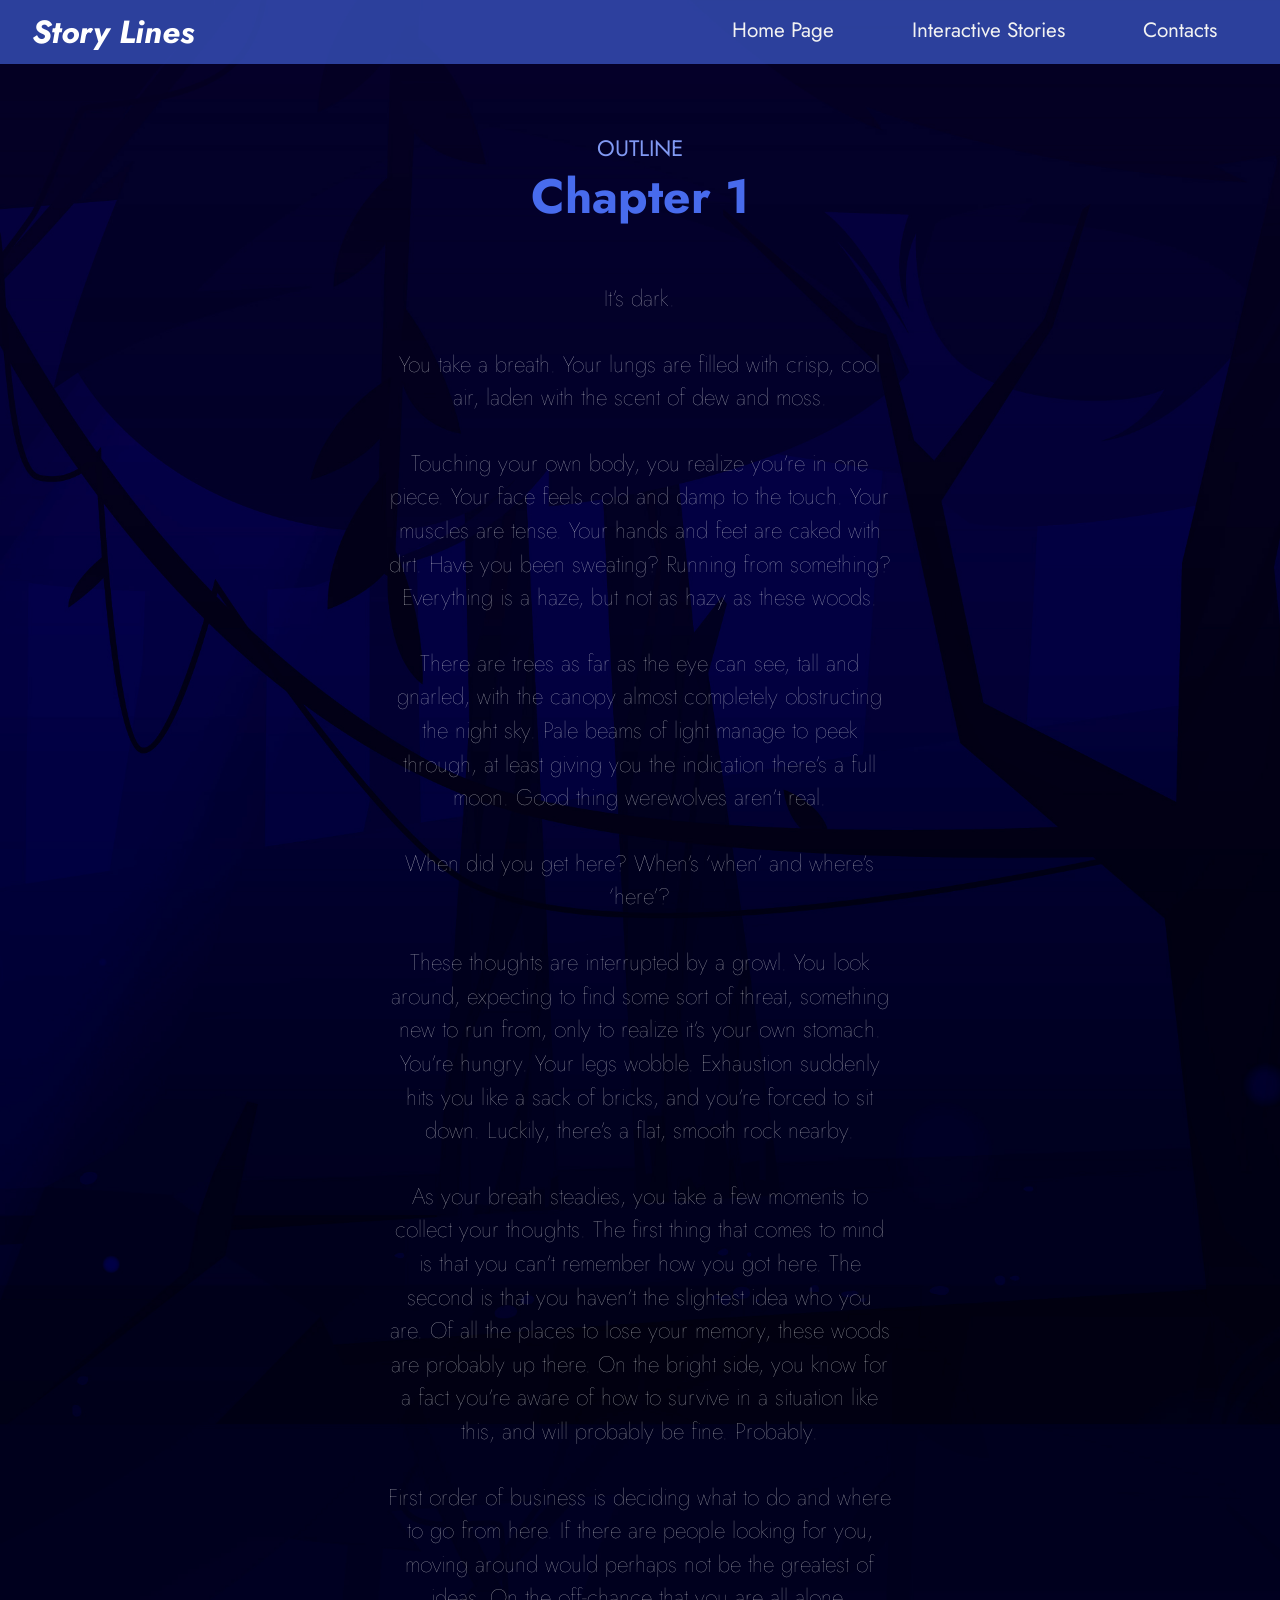
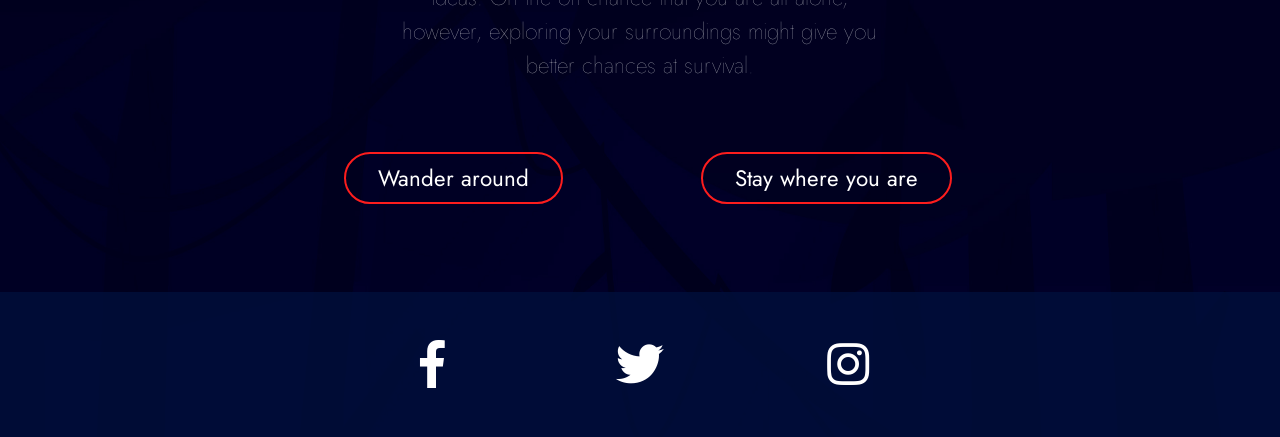
<file: index.html>
<!DOCTYPE html>
<html lang="en">
<head>
    <meta charset="UTF-8">

    <!-- meta tags -->
    <meta charset="UTF-8">
    <meta content="Catarina, João, Miguel" name="author">
    <meta content="Stories, interaction" name="keywords">
    <meta content="Interactive stories" name="description">


    <meta content="width=device-width, initial-scale=1, shrink-to-fit=no" name="viewport">

    <link href="https://fonts.googleapis.com/css2?family=Jost:ital,wght@0,300;0,500;1,600&display=swap" rel="stylesheet">

    <!-- Bootstrap CSS -->
    <link href="css/bootstrap.min.css" rel="stylesheet">

    <!-- Font Awesome -->
    <link href="fontawesome-free/css/all.css" rel="stylesheet">

    <!-- estilos próprios -->
    <link href="css/meus_estilos.css" rel="stylesheet">

    <title> Story Lines </title>
</head>
<body class="bg-darkblue bg-outline-chapter1">
<header>
    <nav>
        <div id="mobile-nav" class="navbar container-fluid bg-nav-mobile navbar-dark display-lg-off fixed-top">
            <a href="index.html"> <p class="mini-logo"> Story Lines </p> </a>
            <button class="navbar-toggler nav-button-mobile" type="button" data-toggle="collapse" data-target="#collapsibleNavbar">
                <span class="fas fa-bars text-white fa-2rem"></span>
            </button>
            <div class="collapse navbar-collapse text-center text-nav-mobile" id="collapsibleNavbar">
                <ul class="navbar-nav">
                    <li class="nav-item">
                        <a class="nav-link text-white pt-4" href="index.html"> <p>Home Page</p> </a>
                    </li>
                    <li class="nav-item">
                        <a class="nav-link text-white " href="interactive_stories.html"> <p>Interactive Stories</p> </a>
                    </li>
                    <li class="nav-item">
                        <a class="nav-link text-white" href="contacts.html"> <p>Contacts</p> </a>
                    </li>
                </ul>
            </div>
        </div>
        <div id="navbar" class="text-nav bg-nav display-xs-off">
            <ul class="nav justify-content-end">
                <a href="index.html"> <p class="mini-lg-logo"> Story Lines </p> </a>
                <li class="nav-item ml-5">
                    <a class="nav-link nav_bord" href="index.html">Home Page</a>
                </li>
                <li class="nav-item ml-5 mr-5">
                    <a class="nav-link nav_bord" href="interactive_stories.html">Interactive Stories</a>
                </li>
                <li class="nav-item pr-5">
                    <a class="nav-link nav_bord" href="contacts.html">Contacts</a>
                </li>
            </ul>
        </div>
    </nav>
</header>
<main class="container-fluid main-flex pt-8rem">
    <section class="row">
        <article class="col-12">
            <section class="row justify-content-center">
                <article class="col-10 col-lg-5 text-center">
                    <h3> Outline </h3>
                    <h1 class="pb-5"> Chapter 1 </h1>
                    <p class="main_text pb-5 pb-lg-3"> It’s dark. </p>
                    <p class="main_text pb-5 pb-lg-3"> You take a breath. Your lungs are filled with crisp, cool air, laden with the scent of dew and moss. </p>
                    <p class="main_text pb-5 pb-lg-3"> Touching your own body, you realize you’re in one piece. Your face feels cold and damp to the touch. Your muscles are tense. Your hands and feet are caked with dirt. Have you been sweating? Running from something? Everything is a haze, but not as hazy as these woods. </p>
                    <p class="main_text pb-5 pb-lg-3"> There are trees as far as the eye can see, tall and gnarled, with the canopy almost completely obstructing the night sky. Pale beams of light manage to peek through, at least giving you the indication there’s a full moon. Good thing werewolves aren’t real. </p>
                    <p class="main_text pb-5 pb-lg-3"> When did you get here? When’s ‘when’ and where’s ‘here’? </p>
                    <p class="main_text pb-5 pb-lg-3"> These thoughts are interrupted by a growl. You look around, expecting to find some sort of threat, something new to run from, only to realize it’s your own stomach. You’re hungry. Your legs wobble. Exhaustion suddenly hits you like a sack of bricks, and you’re forced to sit down. Luckily, there’s a flat, smooth rock nearby. </p>
                    <p class="main_text pb-5 pb-lg-3"> As your breath steadies, you take a few moments to collect your thoughts. The first thing that comes to mind is that you can’t remember how you got here. The second is that you haven’t the slightest idea who you are. Of all the places to lose your memory, these woods are probably up there. On the bright side, you know for a fact you’re aware of how to survive in a situation like this, and will probably be fine. Probably. </p>
                    <p class="main_text pb-5 pb-lg-3"> First order of business is deciding what to do and where to go from here. If there are people looking for you, moving around would perhaps not be the greatest of ideas. On the off-chance that you are all alone, however, exploring your surroundings might give you better chances at survival. </p>
                </article>
            </section>
            <section class="row justify-content-center text-center pb-8rem pb-lg-5 pt-4 pt-lg-5">
                <article class="col-10 col-lg-7">
                    <section class="row story-button">
                        <article class="col-lg-6 pb-5 mb-3 mb-lg-0">
                            <a href="outline_chapter2A.html" class="text-decoration-none"> Wander around </a>
                        </article>
                        <article class="col-lg-6">
                            <a href="outline_chapter2B.html" class="text-decoration-none"> Stay where you are </a>
                        </article>
                    </section>
                </article>
            </section>
        </article>
    </section>
    <footer class="row justify-content-center py-5">
        <article class="col-3 text-center">
            <a href="https://www.facebook.com/" target="_blank"> <span class="fab fa-facebook-f text-white fa-3x"></span> </a>
        </article>
        <article class="col-3 text-center mw-6rem">
            <a href="https://twitter.com/" target="_blank"> <span class="fab fa-twitter text-white fa-3x"></span> </a>
        </article>
        <article class="col-3 text-center">
            <a href="https://www.instagram.com/" target="_blank"> <span class="fab fa-instagram text-white fa-3x"></span> </a>
        </article>
    </footer>
</main>
<!-- jQuery first, then Popper.js, then Bootstrap JS -->

<script src="js/jquery-3.4.1.slim.min.js"></script>
<script src="js/popper.min.js"></script>
<script src="js/bootstrap.min.js"></script>

</body>
</html>
</file>
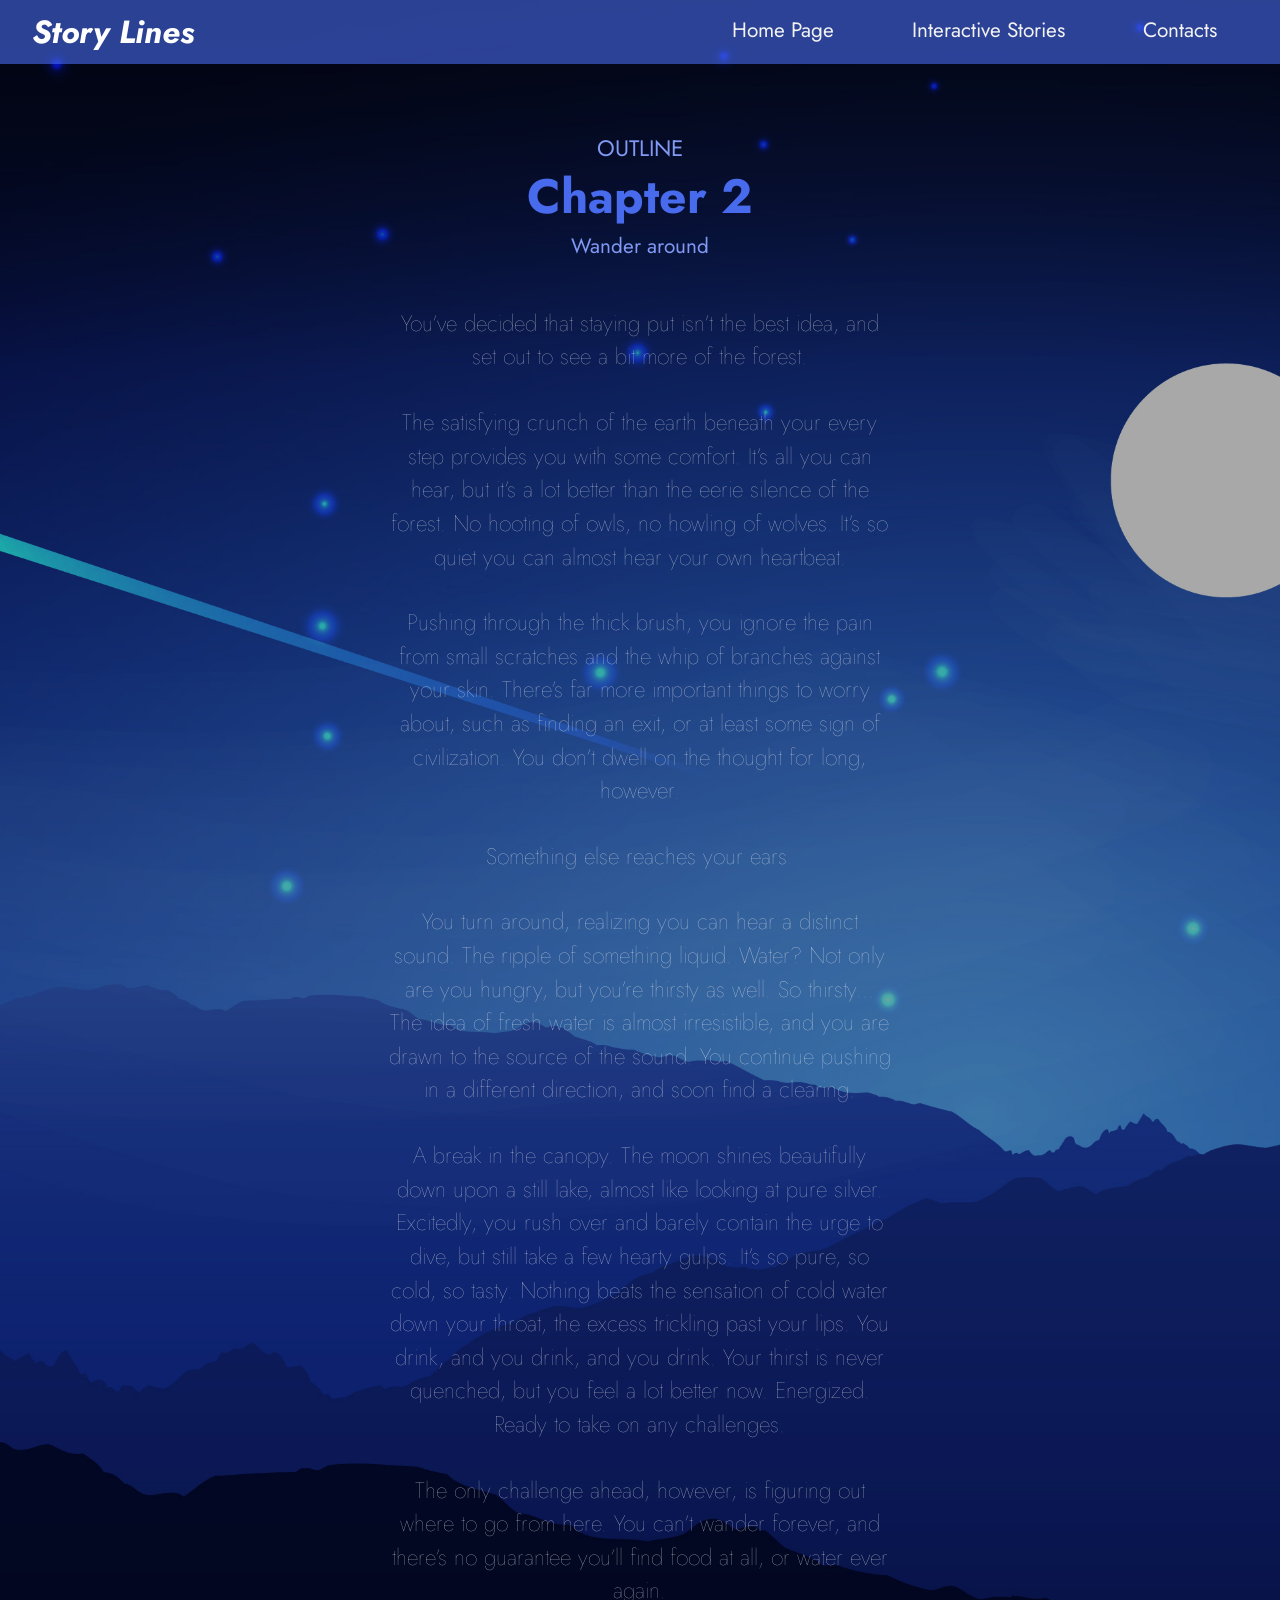
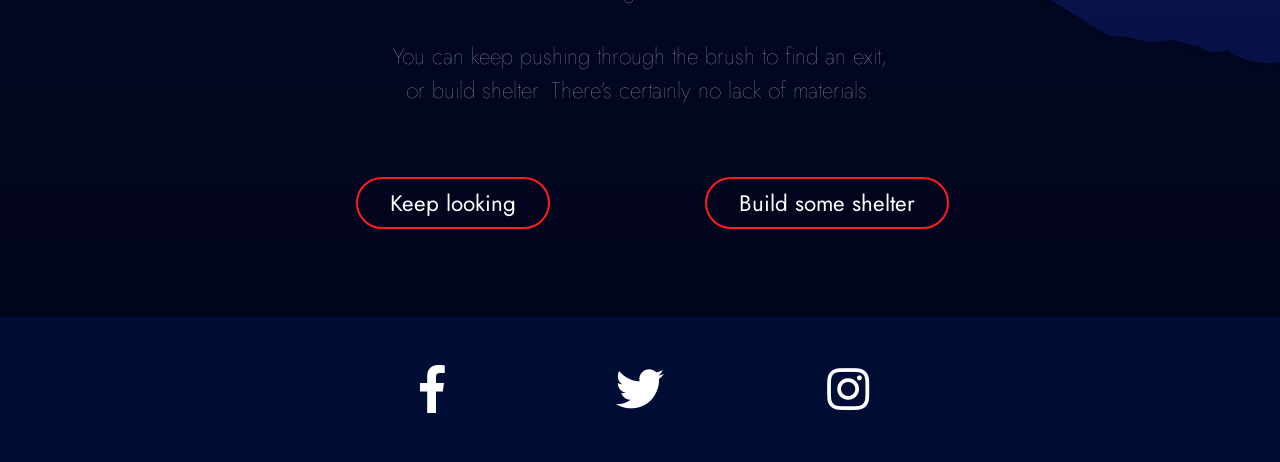
<file: outline_chapter2A.html>
<!DOCTYPE html>
<html lang="en">
<head>
    <meta charset="UTF-8">

    <!-- meta tags -->
    <meta charset="UTF-8">
    <meta content="Catarina, João, Miguel" name="author">
    <meta content="Stories, interaction" name="keywords">
    <meta content="Interactive stories" name="description">


    <meta content="width=device-width, initial-scale=1, shrink-to-fit=no" name="viewport">

    <link href="https://fonts.googleapis.com/css2?family=Jost:ital,wght@0,300;0,500;1,600&display=swap" rel="stylesheet">

    <!-- Bootstrap CSS -->
    <link href="css/bootstrap.min.css" rel="stylesheet">

    <!-- Font Awesome -->
    <link href="fontawesome-free/css/all.css" rel="stylesheet">

    <!-- estilos próprios -->
    <link href="css/meus_estilos.css" rel="stylesheet">

    <title> Story Lines </title>
</head>
<body class="bg-darkblue bg-outline-chapter2a">
<header>
    <nav>
        <div id="mobile-nav" class="navbar container-fluid bg-nav-mobile navbar-dark display-lg-off fixed-top">
            <a href="index.html"> <p class="mini-logo"> Story Lines </p> </a>
            <button class="navbar-toggler nav-button-mobile" type="button" data-toggle="collapse" data-target="#collapsibleNavbar">
                <span class="fas fa-bars text-white fa-2rem"></span>
            </button>
            <div class="collapse navbar-collapse text-center text-nav-mobile" id="collapsibleNavbar">
                <ul class="navbar-nav">
                    <li class="nav-item">
                        <a class="nav-link text-white pt-4" href="index.html"> <p>Home Page</p> </a>
                    </li>
                    <li class="nav-item">
                        <a class="nav-link text-white " href="interactive_stories.html"> <p>Interactive Stories</p> </a>
                    </li>
                    <li class="nav-item">
                        <a class="nav-link text-white" href="contacts.html"> <p>Contacts</p> </a>
                    </li>
                </ul>
            </div>
        </div>
        <div id="navbar" class="text-nav bg-nav display-xs-off">
            <ul class="nav justify-content-end">
                <a href="index.html"> <p class="mini-lg-logo"> Story Lines </p> </a>
                <li class="nav-item ml-5">
                    <a class="nav-link nav_bord" href="index.html">Home Page</a>
                </li>
                <li class="nav-item ml-5 mr-5">
                    <a class="nav-link nav_bord" href="interactive_stories.html">Interactive Stories</a>
                </li>
                <li class="nav-item pr-5">
                    <a class="nav-link nav_bord" href="contacts.html">Contacts</a>
                </li>
            </ul>
        </div>
    </nav>
</header>
<main class="container-fluid main-flex pt-8rem">
    <section class="row">
        <article class="col-12">
            <section class="row justify-content-center">
                <article class="col-10 col-lg-5 text-center">
                    <h3> Outline </h3>
                    <h1> Chapter 2 </h1>
                    <h4 class="pb-5"> Wander around </h4>
                    <p class="main_text pb-5 pb-lg-3"> You’ve decided that staying put isn’t the best idea, and set out to see a bit more of the forest. </p>
                    <p class="main_text pb-5 pb-lg-3"> The satisfying crunch of the earth beneath your every step provides you with some comfort. It’s all you can hear, but it’s a lot better than the eerie silence of the forest. No hooting of owls, no howling of wolves. It’s so quiet you can almost hear your own heartbeat. </p>
                    <p class="main_text pb-5 pb-lg-3"> Pushing through the thick brush, you ignore the pain from small scratches and the whip of branches against your skin. There’s far more important things to worry about, such as finding an exit, or at least some sign of civilization. You don’t dwell on the thought for long, however. </p>
                    <p class="main_text pb-5 pb-lg-3"> Something else reaches your ears. </p>
                    <p class="main_text pb-5 pb-lg-3"> You turn around, realizing you can hear a distinct sound. The ripple of something liquid. Water? Not only are you hungry, but you’re thirsty as well. So thirsty... The idea of fresh water is almost irresistible, and you are drawn to the source of the sound. You continue pushing in a different direction, and soon find a clearing. </p>
                    <p class="main_text pb-5 pb-lg-3"> A break in the canopy. The moon shines beautifully down upon a still lake, almost like looking at pure silver. Excitedly, you rush over and barely contain the urge to dive, but still take a few hearty gulps. It’s so pure, so cold, so tasty. Nothing beats the sensation of cold water down your throat, the excess trickling past your lips. You drink, and you drink, and you drink. Your thirst is never quenched, but you feel a lot better now. Energized. Ready to take on any challenges. </p>
                    <p class="main_text pb-5 pb-lg-3"> The only challenge ahead, however, is figuring out where to go from here. You can’t wander forever, and there’s no guarantee you’ll find food at all, or water ever again. </p>
                    <p class="main_text pb-5 pb-lg-3"> You can keep pushing through the brush to find an exit, or build shelter. There’s certainly no lack of materials. </p>
                </article>
            </section>
            <section class="row justify-content-center text-center pb-8rem pb-lg-5 pt-4 pt-lg-5">
                <article class="col-10 col-lg-7">
                    <section class="row story-button">
                        <article class="col-lg-6 pb-5 mb-3 mb-lg-0">
                            <a href="outline_chapter3A.html" class="text-decoration-none"> Keep looking </a>
                        </article>
                        <article class="col-lg-6">
                            <a href="outline_chapter3B.html" class="text-decoration-none"> Build some shelter </a>
                        </article>
                    </section>
                </article>
            </section>
        </article>
    </section>
    <footer class="row justify-content-center py-5">
        <article class="col-3 text-center">
            <a href="https://www.facebook.com/" target="_blank"> <span class="fab fa-facebook-f text-white fa-3x"></span> </a>
        </article>
        <article class="col-3 text-center mw-6rem">
            <a href="https://twitter.com/" target="_blank"> <span class="fab fa-twitter text-white fa-3x"></span> </a>
        </article>
        <article class="col-3 text-center">
            <a href="https://www.instagram.com/" target="_blank"> <span class="fab fa-instagram text-white fa-3x"></span> </a>
        </article>
    </footer>
</main>
<!-- jQuery first, then Popper.js, then Bootstrap JS -->

<script src="js/jquery-3.4.1.slim.min.js"></script>
<script src="js/popper.min.js"></script>
<script src="js/bootstrap.min.js"></script>

</body>
</html>
</file>
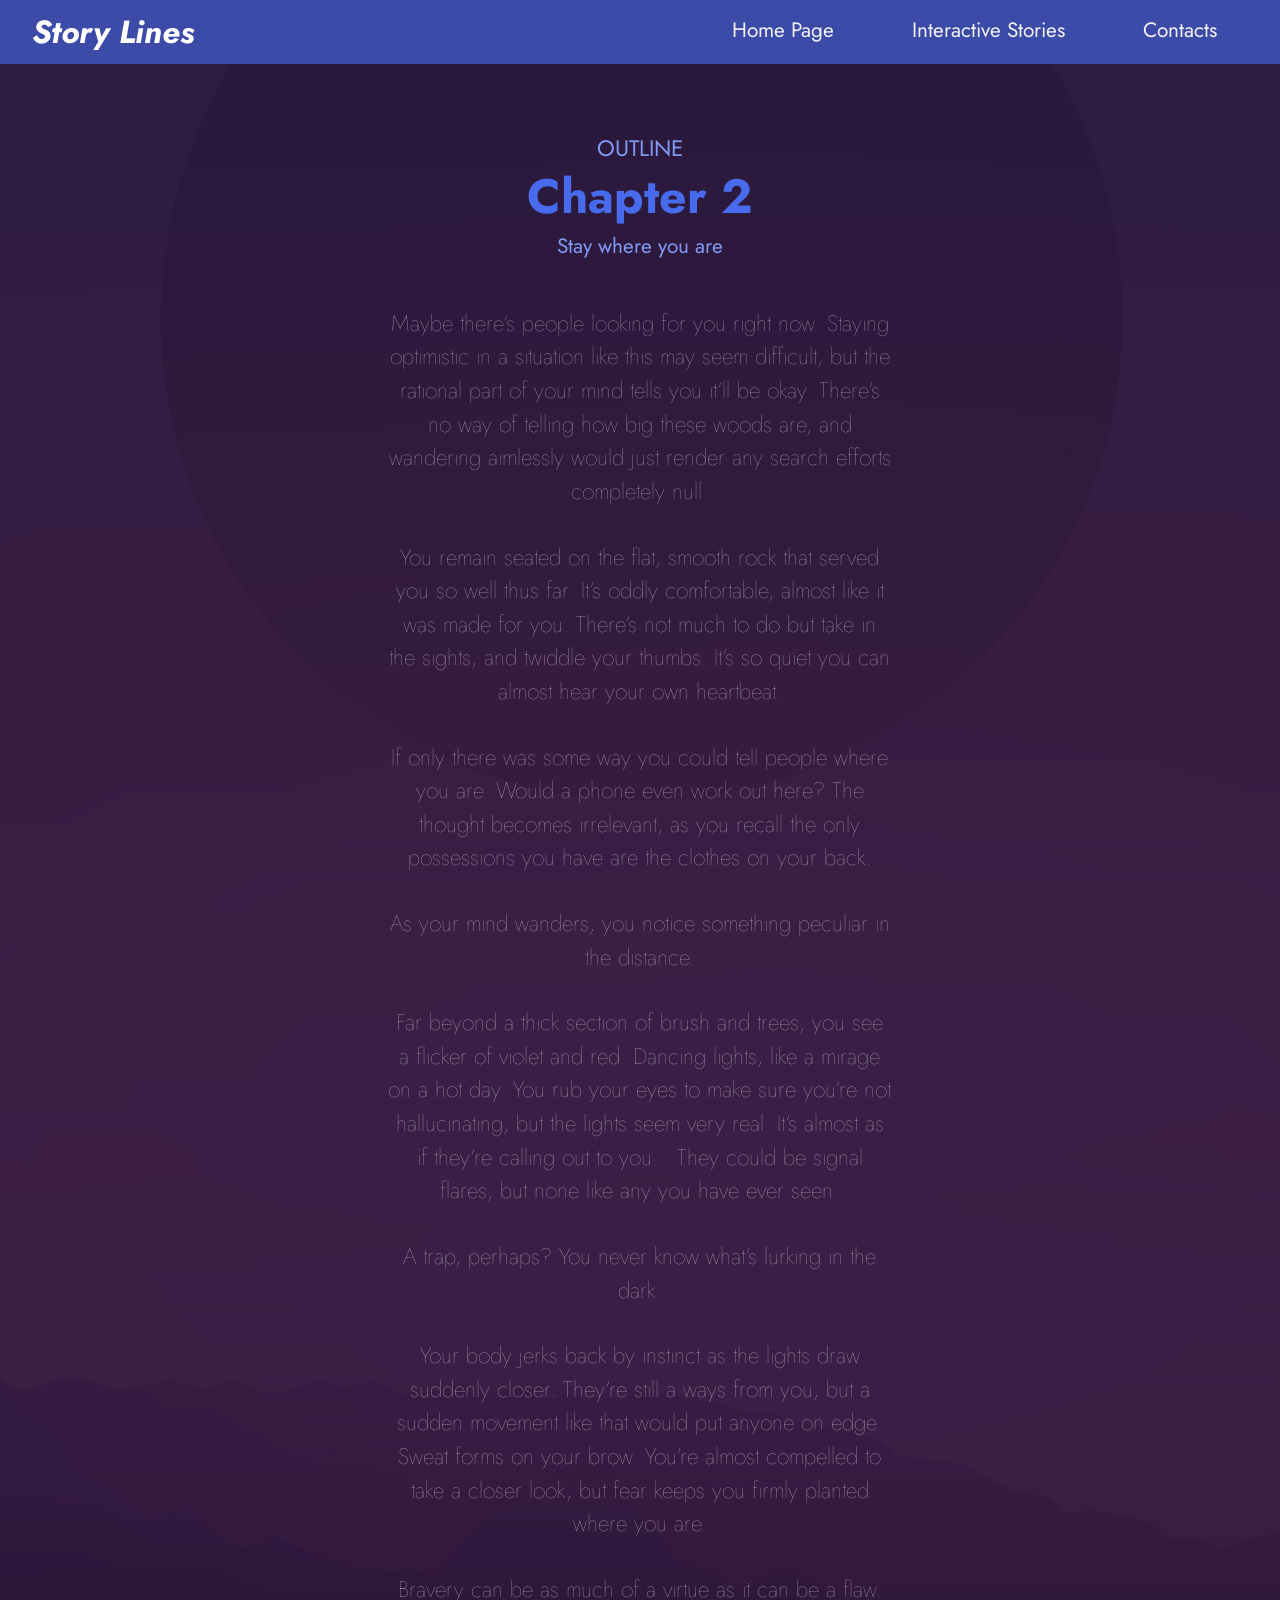
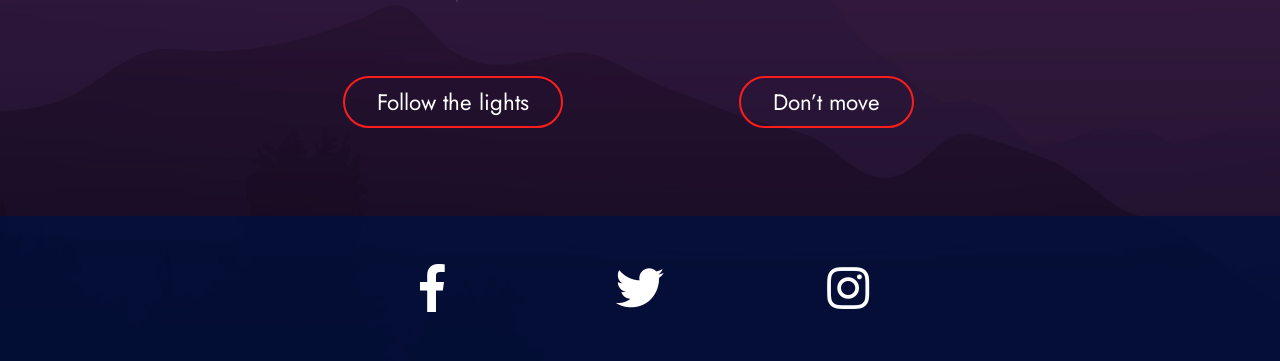
<file: outline_chapter2B.html>
<!DOCTYPE html>
<html lang="en">
<head>
    <meta charset="UTF-8">

    <!-- meta tags -->
    <meta charset="UTF-8">
    <meta content="Catarina, João, Miguel" name="author">
    <meta content="Stories, interaction" name="keywords">
    <meta content="Interactive stories" name="description">


    <meta content="width=device-width, initial-scale=1, shrink-to-fit=no" name="viewport">

    <link href="https://fonts.googleapis.com/css2?family=Jost:ital,wght@0,300;0,500;1,600&display=swap" rel="stylesheet">

    <!-- Bootstrap CSS -->
    <link href="css/bootstrap.min.css" rel="stylesheet">

    <!-- Font Awesome -->
    <link href="fontawesome-free/css/all.css" rel="stylesheet">

    <!-- estilos próprios -->
    <link href="css/meus_estilos.css" rel="stylesheet">

    <title> Story Lines </title>
</head>
<body class="bg-darkblue bg-outline-chapter2b">
<header>
    <nav>
        <div id="mobile-nav" class="navbar container-fluid bg-nav-mobile navbar-dark display-lg-off fixed-top">
            <a href="index.html"> <p class="mini-logo"> Story Lines </p> </a>
            <button class="navbar-toggler nav-button-mobile" type="button" data-toggle="collapse" data-target="#collapsibleNavbar">
                <span class="fas fa-bars text-white fa-2rem"></span>
            </button>
            <div class="collapse navbar-collapse text-center text-nav-mobile" id="collapsibleNavbar">
                <ul class="navbar-nav">
                    <li class="nav-item">
                        <a class="nav-link text-white pt-4" href="index.html"> <p>Home Page</p> </a>
                    </li>
                    <li class="nav-item">
                        <a class="nav-link text-white " href="interactive_stories.html"> <p>Interactive Stories</p> </a>
                    </li>
                    <li class="nav-item">
                        <a class="nav-link text-white" href="contacts.html"> <p>Contacts</p> </a>
                    </li>
                </ul>
            </div>
        </div>
        <div id="navbar" class="text-nav bg-nav display-xs-off">
            <ul class="nav justify-content-end">
                <a href="index.html"> <p class="mini-lg-logo"> Story Lines </p> </a>
                <li class="nav-item ml-5">
                    <a class="nav-link nav_bord" href="index.html">Home Page</a>
                </li>
                <li class="nav-item ml-5 mr-5">
                    <a class="nav-link nav_bord" href="interactive_stories.html">Interactive Stories</a>
                </li>
                <li class="nav-item pr-5">
                    <a class="nav-link nav_bord" href="contacts.html">Contacts</a>
                </li>
            </ul>
        </div>
    </nav>
</header>
<main class="container-fluid main-flex pt-8rem">
    <section class="row">
        <article class="col-12">
            <section class="row justify-content-center">
                <article class="col-10 col-lg-5 text-center">
                    <h3> Outline </h3>
                    <h1> Chapter 2 </h1>
                    <h4 class="pb-5"> Stay where you are </h4>
                    <p class="main_text pb-5 pb-lg-3"> Maybe there’s people looking for you right now. Staying optimistic in a situation like this may seem difficult, but the rational part of your mind tells you it’ll be okay. There’s no way of telling how big these woods are, and wandering aimlessly would just render any search efforts completely null. </p>
                    <p class="main_text pb-5 pb-lg-3"> You remain seated on the flat, smooth rock that served you so well thus far. It’s oddly comfortable, almost like it was made for you. There’s not much to do but take in the sights, and twiddle your thumbs. It’s so quiet you can almost hear your own heartbeat. </p>
                    <p class="main_text pb-5 pb-lg-3"> If only there was some way you could tell people where you are. Would a phone even work out here? The thought becomes irrelevant, as you recall the only possessions you have are the clothes on your back. </p>
                    <p class="main_text pb-5 pb-lg-3"> As your mind wanders, you notice something peculiar in the distance. </p>
                    <p class="main_text pb-5 pb-lg-3"> Far beyond a thick section of brush and trees, you see a flicker of violet and red. Dancing lights, like a mirage on a hot day. You rub your eyes to make sure you’re not hallucinating, but the lights seem very real. It’s almost as if they’re calling out to you... They could be signal flares, but none like any you have ever seen. </p>
                    <p class="main_text pb-5 pb-lg-3"> A trap, perhaps? You never know what’s lurking in the dark. </p>
                    <p class="main_text pb-5 pb-lg-3"> Your body jerks back by instinct as the lights draw suddenly closer. They’re still a ways from you, but a sudden movement like that would put anyone on edge. Sweat forms on your brow. You’re almost compelled to take a closer look, but fear keeps you firmly planted where you are. </p>
                    <p class="main_text pb-5 pb-lg-3"> Bravery can be as much of a virtue as it can be a flaw. </p>
                </article>
            </section>
            <section class="row justify-content-center text-center pb-8rem pb-lg-5 pt-4 pt-lg-5">
                <article class="col-10 col-lg-7">
                    <section class="row story-button">
                        <article class="col-lg-6 pb-5 mb-3 mb-lg-0">
                            <a href="outline_chapter3C.html" class="text-decoration-none"> Follow the lights </a>
                        </article>
                        <article class="col-lg-6">
                            <a href="outline_chapter3D.html" class="text-decoration-none"> Don’t move </a>
                        </article>
                    </section>
                </article>
            </section>
        </article>
    </section>
    <footer class="row justify-content-center py-5">
        <article class="col-3 text-center">
            <a href="https://www.facebook.com/" target="_blank"> <span class="fab fa-facebook-f text-white fa-3x"></span> </a>
        </article>
        <article class="col-3 text-center mw-6rem">
            <a href="https://twitter.com/" target="_blank"> <span class="fab fa-twitter text-white fa-3x"></span> </a>
        </article>
        <article class="col-3 text-center">
            <a href="https://www.instagram.com/" target="_blank"> <span class="fab fa-instagram text-white fa-3x"></span> </a>
        </article>
    </footer>
</main>
<!-- jQuery first, then Popper.js, then Bootstrap JS -->

<script src="js/jquery-3.4.1.slim.min.js"></script>
<script src="js/popper.min.js"></script>
<script src="js/bootstrap.min.js"></script>

</body>
</html>
</file>
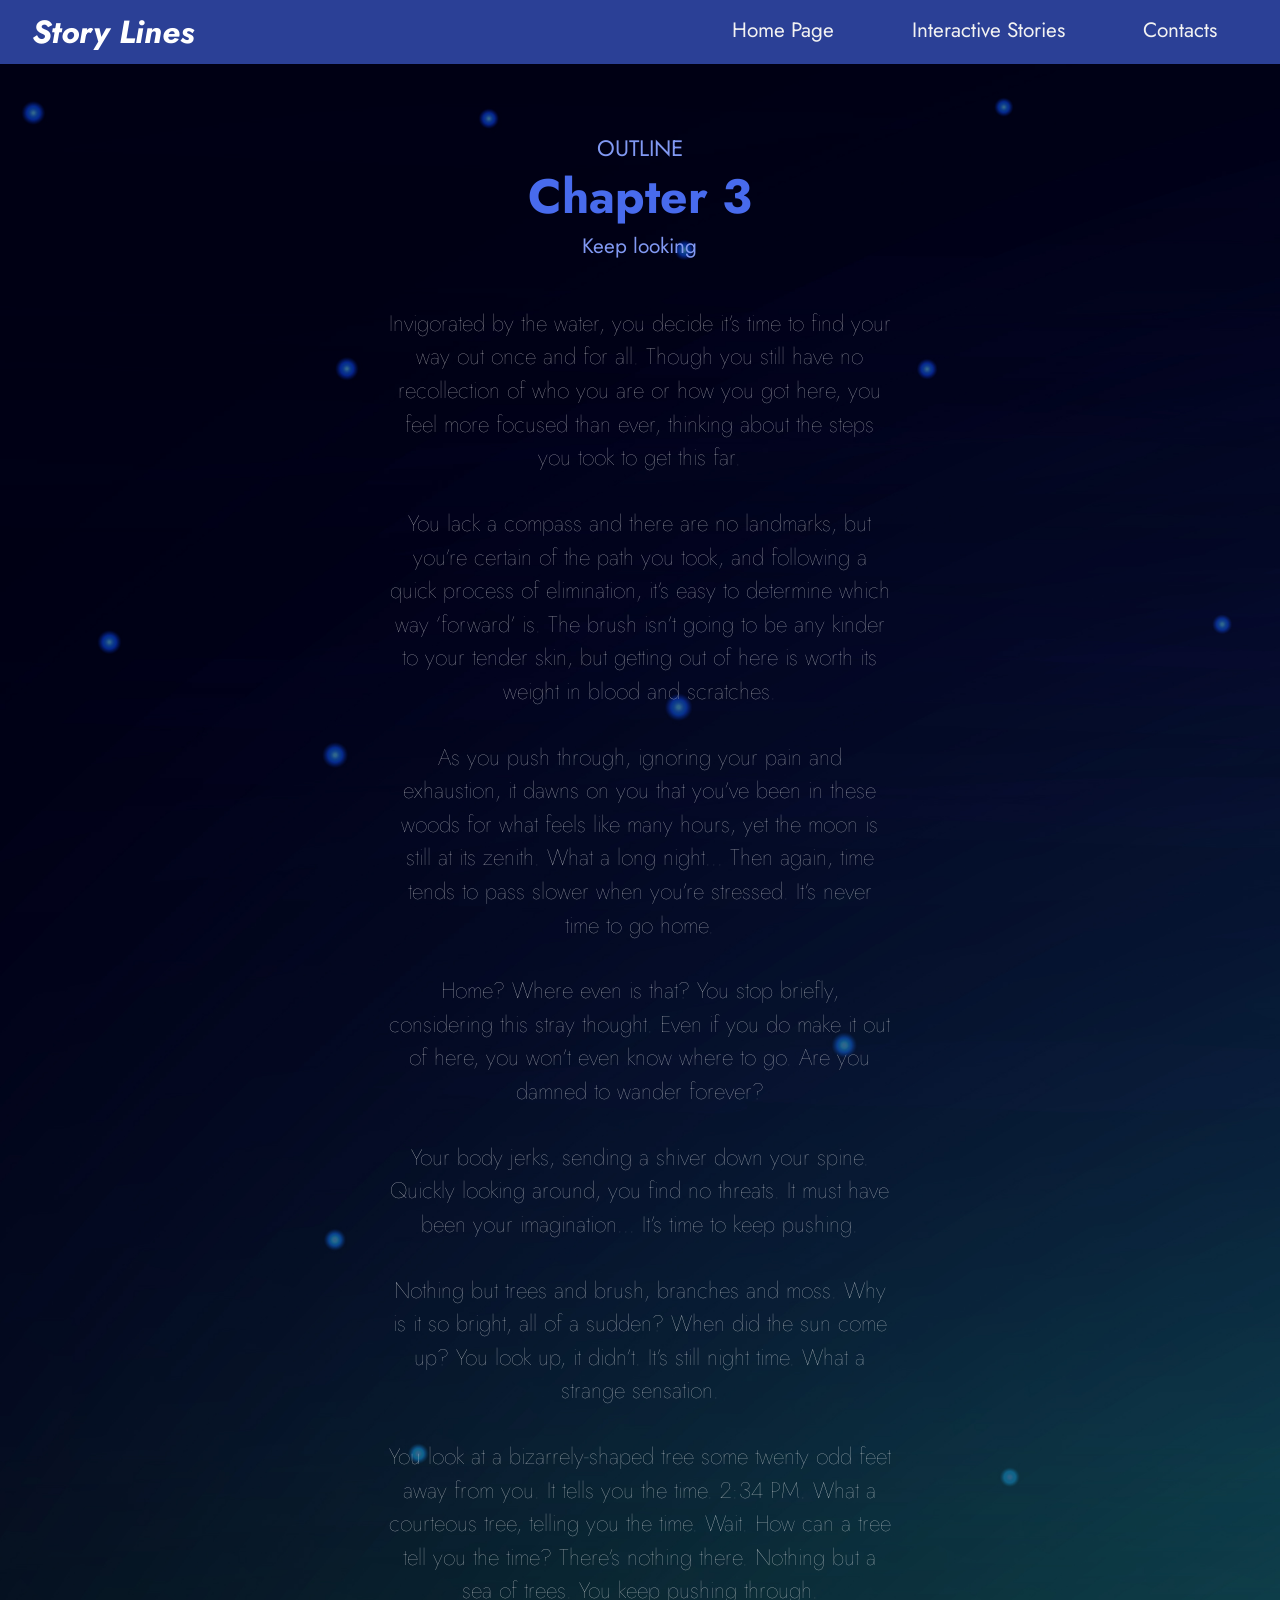
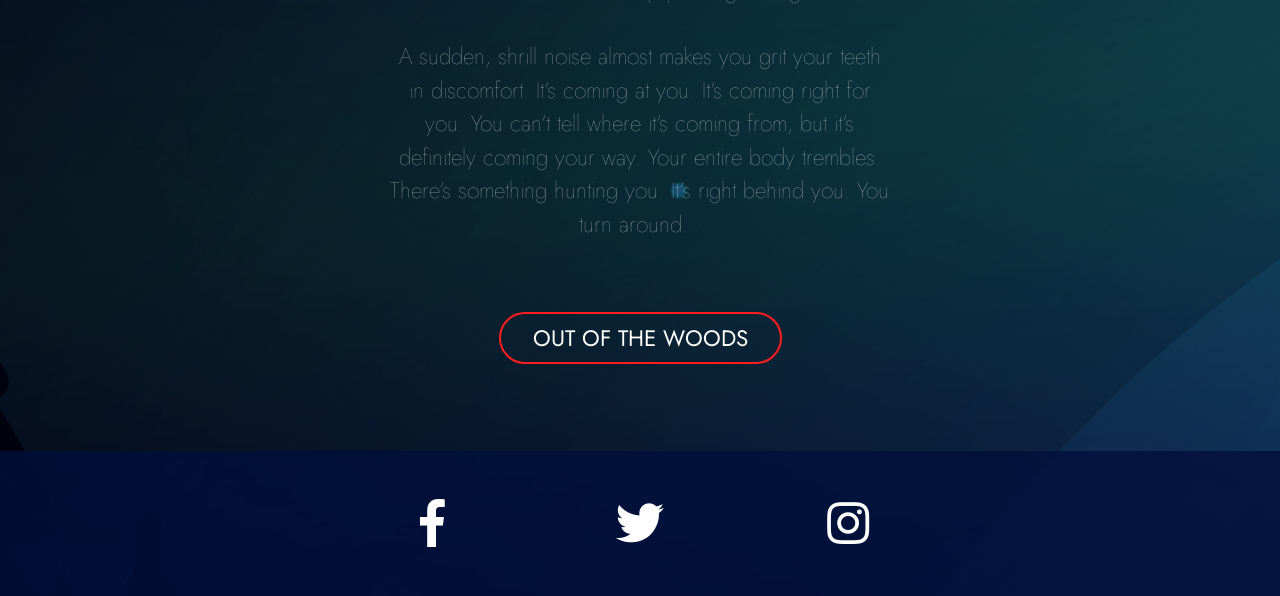
<file: outline_chapter3A.html>
<!DOCTYPE html>
<html lang="en">
<head>
    <meta charset="UTF-8">

    <!-- meta tags -->
    <meta charset="UTF-8">
    <meta content="Catarina, João, Miguel" name="author">
    <meta content="Stories, interaction" name="keywords">
    <meta content="Interactive stories" name="description">


    <meta content="width=device-width, initial-scale=1, shrink-to-fit=no" name="viewport">

    <link href="https://fonts.googleapis.com/css2?family=Jost:ital,wght@0,300;0,500;1,600&display=swap" rel="stylesheet">

    <!-- Bootstrap CSS -->
    <link href="css/bootstrap.min.css" rel="stylesheet">

    <!-- Font Awesome -->
    <link href="fontawesome-free/css/all.css" rel="stylesheet">

    <!-- estilos próprios -->
    <link href="css/meus_estilos.css" rel="stylesheet">

    <title> Story Lines </title>
</head>
<body class="bg-darkblue bg-outline-chapter3a">
<header>
    <nav>
        <div id="mobile-nav" class="navbar container-fluid bg-nav-mobile navbar-dark display-lg-off fixed-top">
            <a href="index.html"> <p class="mini-logo"> Story Lines </p> </a>
            <button class="navbar-toggler nav-button-mobile" type="button" data-toggle="collapse" data-target="#collapsibleNavbar">
                <span class="fas fa-bars text-white fa-2rem"></span>
            </button>
            <div class="collapse navbar-collapse text-center text-nav-mobile" id="collapsibleNavbar">
                <ul class="navbar-nav">
                    <li class="nav-item">
                        <a class="nav-link text-white pt-4" href="index.html"> <p>Home Page</p> </a>
                    </li>
                    <li class="nav-item">
                        <a class="nav-link text-white " href="interactive_stories.html"> <p>Interactive Stories</p> </a>
                    </li>
                    <li class="nav-item">
                        <a class="nav-link text-white" href="contacts.html"> <p>Contacts</p> </a>
                    </li>
                </ul>
            </div>
        </div>
        <div id="navbar" class="text-nav bg-nav display-xs-off">
            <ul class="nav justify-content-end">
                <a href="index.html"> <p class="mini-lg-logo"> Story Lines </p> </a>
                <li class="nav-item ml-5">
                    <a class="nav-link nav_bord" href="index.html">Home Page</a>
                </li>
                <li class="nav-item ml-5 mr-5">
                    <a class="nav-link nav_bord" href="interactive_stories.html">Interactive Stories</a>
                </li>
                <li class="nav-item pr-5">
                    <a class="nav-link nav_bord" href="contacts.html">Contacts</a>
                </li>
            </ul>
        </div>
    </nav>
</header>
<main class="container-fluid main-flex pt-8rem">
    <section class="row">
        <article class="col-12">
            <section class="row justify-content-center">
                <article class="col-10 col-lg-5 text-center">
                    <h3> Outline </h3>
                    <h1> Chapter 3 </h1>
                    <h4 class="pb-5"> Keep looking </h4>
                    <p class="main_text pb-5 pb-lg-3"> Invigorated by the water, you decide it’s time to find your way out once and for all. Though you still have no recollection of who you are or how you got here, you feel more focused than ever, thinking about the steps you took to get this far. </p>
                    <p class="main_text pb-5 pb-lg-3"> You lack a compass and there are no landmarks, but you’re certain of the path you took, and following a quick process of elimination, it’s easy to determine which way ‘forward’ is. The brush isn’t going to be any kinder to your tender skin, but getting out of here is worth its weight in blood and scratches. </p>
                    <p class="main_text pb-5 pb-lg-3"> As you push through, ignoring your pain and exhaustion, it dawns on you that you’ve been in these woods for what feels like many hours, yet the moon is still at its zenith. What a long night... Then again, time tends to pass slower when you’re stressed. It’s never time to go home. </p>
                    <p class="main_text pb-5 pb-lg-3"> Home? Where even is that? You stop briefly, considering this stray thought. Even if you do make it out of here, you won’t even know where to go. Are you damned to wander forever? </p>
                    <p class="main_text pb-5 pb-lg-3"> Your body jerks, sending a shiver down your spine. Quickly looking around, you find no threats. It must have been your imagination... It’s time to keep pushing. </p>
                    <p class="main_text pb-5 pb-lg-3"> Nothing but trees and brush, branches and moss. Why is it so bright, all of a sudden? When did the sun come up? You look up, it didn’t. It’s still night time. What a strange sensation. </p>
                    <p class="main_text pb-5 pb-lg-3"> You look at a bizarrely-shaped tree some twenty odd feet away from you. It tells you the time. 2:34 PM. What a courteous tree, telling you the time. Wait. How can a tree tell you the time? There’s nothing there. Nothing but a sea of trees. You keep pushing through. </p>
                    <p class="main_text pb-5 pb-lg-3"> A sudden, shrill noise almost makes you grit your teeth in discomfort. It’s coming at you. It’s coming right for you. You can’t tell where it’s coming from, but it’s definitely coming your way. Your entire body trembles. There’s something hunting you. It’s right behind you. You turn around... </p>
                </article>
            </section>
            <section class="row justify-content-center text-center pb-8rem pb-lg-5 pt-4 pt-lg-5">
                <article class="col-10 col-lg-7">
                    <section class="row story-button fs-story-button">
                        <article class="col-12 pb-5 mb-3 mb-lg-0">
                            <a href="outline_chapter4A.html" class="text-decoration-none text-uppercase"> Out of the woods </a>
                        </article>
                    </section>
                </article>
            </section>
        </article>
    </section>
    <footer class="row justify-content-center py-5">
        <article class="col-3 text-center">
            <a href="https://www.facebook.com/" target="_blank"> <span class="fab fa-facebook-f text-white fa-3x"></span> </a>
        </article>
        <article class="col-3 text-center mw-6rem">
            <a href="https://twitter.com/" target="_blank"> <span class="fab fa-twitter text-white fa-3x"></span> </a>
        </article>
        <article class="col-3 text-center">
            <a href="https://www.instagram.com/" target="_blank"> <span class="fab fa-instagram text-white fa-3x"></span> </a>
        </article>
    </footer>
</main>
<!-- jQuery first, then Popper.js, then Bootstrap JS -->

<script src="js/jquery-3.4.1.slim.min.js"></script>
<script src="js/popper.min.js"></script>
<script src="js/bootstrap.min.js"></script>

</body>
</html>
</file>
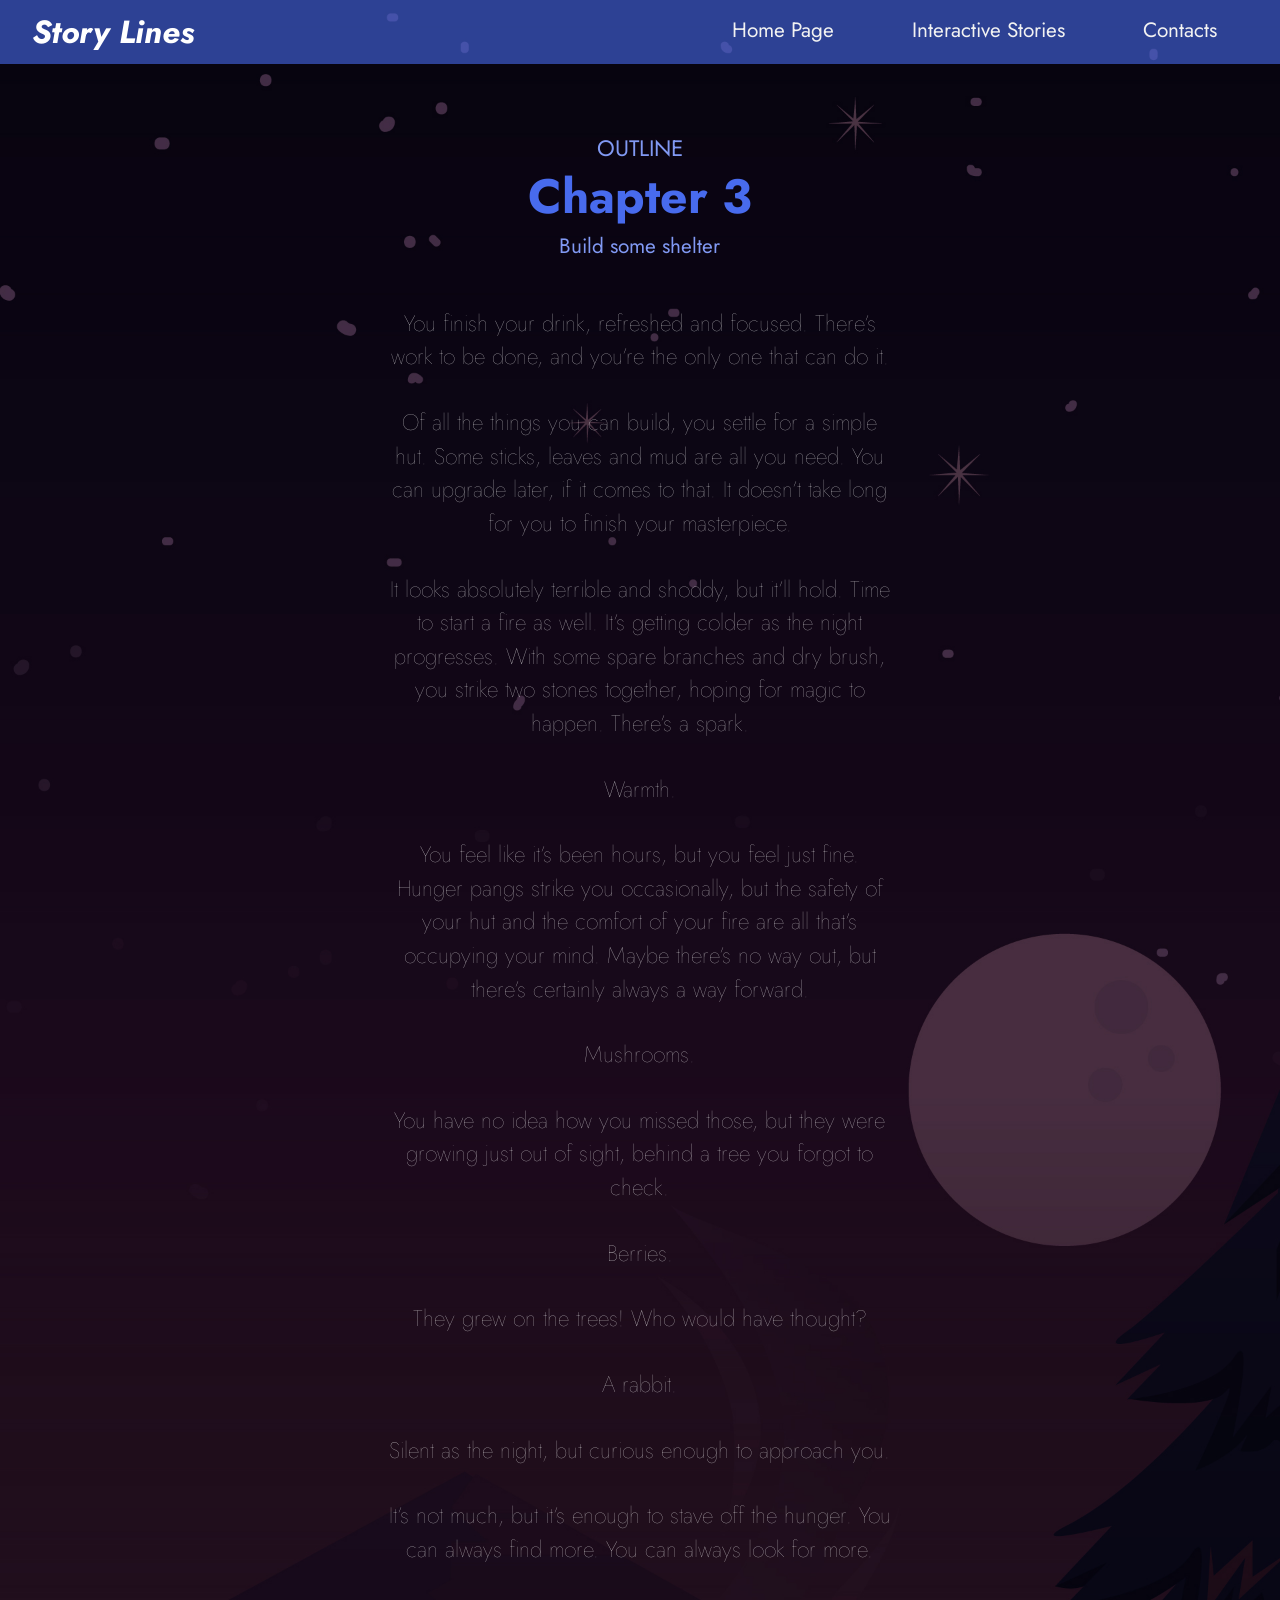
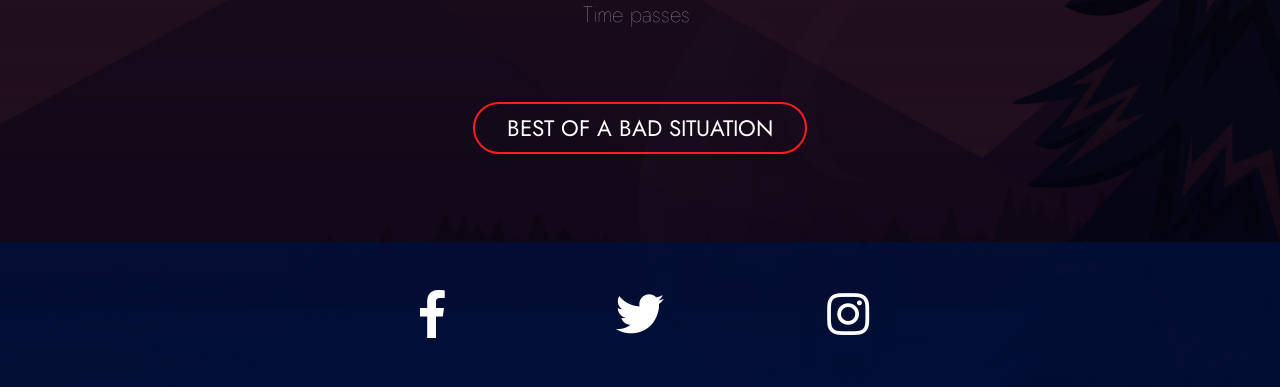
<file: outline_chapter3B.html>
<!DOCTYPE html>
<html lang="en">
<head>
    <meta charset="UTF-8">

    <!-- meta tags -->
    <meta charset="UTF-8">
    <meta content="Catarina, João, Miguel" name="author">
    <meta content="Stories, interaction" name="keywords">
    <meta content="Interactive stories" name="description">


    <meta content="width=device-width, initial-scale=1, shrink-to-fit=no" name="viewport">

    <link href="https://fonts.googleapis.com/css2?family=Jost:ital,wght@0,300;0,500;1,600&display=swap" rel="stylesheet">

    <!-- Bootstrap CSS -->
    <link href="css/bootstrap.min.css" rel="stylesheet">

    <!-- Font Awesome -->
    <link href="fontawesome-free/css/all.css" rel="stylesheet">

    <!-- estilos próprios -->
    <link href="css/meus_estilos.css" rel="stylesheet">

    <title> Story Lines </title>
</head>
<body class="bg-darkblue bg-outline-chapter3b">
<header>
    <nav>
        <div id="mobile-nav" class="navbar container-fluid bg-nav-mobile navbar-dark display-lg-off fixed-top">
            <a href="index.html"> <p class="mini-logo"> Story Lines </p> </a>
            <button class="navbar-toggler nav-button-mobile" type="button" data-toggle="collapse" data-target="#collapsibleNavbar">
                <span class="fas fa-bars text-white fa-2rem"></span>
            </button>
            <div class="collapse navbar-collapse text-center text-nav-mobile" id="collapsibleNavbar">
                <ul class="navbar-nav">
                    <li class="nav-item">
                        <a class="nav-link text-white pt-4" href="index.html"> <p>Home Page</p> </a>
                    </li>
                    <li class="nav-item">
                        <a class="nav-link text-white " href="interactive_stories.html"> <p>Interactive Stories</p> </a>
                    </li>
                    <li class="nav-item">
                        <a class="nav-link text-white" href="contacts.html"> <p>Contacts</p> </a>
                    </li>
                </ul>
            </div>
        </div>
        <div id="navbar" class="text-nav bg-nav display-xs-off">
            <ul class="nav justify-content-end">
                <a href="index.html"> <p class="mini-lg-logo"> Story Lines </p> </a>
                <li class="nav-item ml-5">
                    <a class="nav-link nav_bord" href="index.html">Home Page</a>
                </li>
                <li class="nav-item ml-5 mr-5">
                    <a class="nav-link nav_bord" href="interactive_stories.html">Interactive Stories</a>
                </li>
                <li class="nav-item pr-5">
                    <a class="nav-link nav_bord" href="contacts.html">Contacts</a>
                </li>
            </ul>
        </div>
    </nav>
</header>
<main class="container-fluid main-flex pt-8rem">
    <section class="row">
        <article class="col-12">
            <section class="row justify-content-center">
                <article class="col-10 col-lg-5 text-center">
                    <h3> Outline </h3>
                    <h1> Chapter 3 </h1>
                    <h4 class="pb-5"> Build some shelter </h4>
                    <p class="main_text pb-5 pb-lg-3"> You finish your drink, refreshed and focused. There’s work to be done, and you’re the only one that can do it. </p>
                    <p class="main_text pb-5 pb-lg-3"> Of all the things you can build, you settle for a simple hut. Some sticks, leaves and mud are all you need. You can upgrade later, if it comes to that. It doesn’t take long for you to finish your masterpiece. </p>
                    <p class="main_text pb-5 pb-lg-3"> It looks absolutely terrible and shoddy, but it’ll hold. Time to start a fire as well. It’s getting colder as the night progresses. With some spare branches and dry brush, you strike two stones together, hoping for magic to happen. There’s a spark. </p>
                    <p class="main_text pb-5 pb-lg-3"> Warmth. </p>
                    <p class="main_text pb-5 pb-lg-3"> You feel like it’s been hours, but you feel just fine. Hunger pangs strike you occasionally, but the safety of your hut and the comfort of your fire are all that’s occupying your mind. Maybe there’s no way out, but there’s certainly always a way forward. </p>
                    <p class="main_text pb-5 pb-lg-3"> Mushrooms. </p>
                    <p class="main_text pb-5 pb-lg-3"> You have no idea how you missed those, but they were growing just out of sight, behind a tree you forgot to check. </p>
                    <p class="main_text pb-5 pb-lg-3"> Berries. </p>
                    <p class="main_text pb-5 pb-lg-3"> They grew on the trees! Who would have thought? </p>
                    <p class="main_text pb-5 pb-lg-3"> A rabbit. </p>
                    <p class="main_text pb-5 pb-lg-3"> Silent as the night, but curious enough to approach you. </p>
                    <p class="main_text pb-5 pb-lg-3"> It’s not much, but it’s enough to stave off the hunger. You can always find more. You can always look for more. </p>
                    <p class="main_text pb-5 pb-lg-3"> Time passes. </p>
                </article>
            </section>
            <section class="row justify-content-center text-center pb-8rem pb-lg-5 pt-4 pt-lg-5">
                <article class="col-10 col-lg-7">
                    <section class="row story-button fs-story-button">
                        <article class="col-12 pb-5 mb-3 mb-lg-0">
                            <a href="outline_chapter4B.html" class="text-decoration-none text-uppercase"> Best of a bad situation  </a>
                        </article>
                    </section>
                </article>
            </section>
        </article>
    </section>
    <footer class="row justify-content-center py-5">
        <article class="col-3 text-center">
            <a href="https://www.facebook.com/" target="_blank"> <span class="fab fa-facebook-f text-white fa-3x"></span> </a>
        </article>
        <article class="col-3 text-center mw-6rem">
            <a href="https://twitter.com/" target="_blank"> <span class="fab fa-twitter text-white fa-3x"></span> </a>
        </article>
        <article class="col-3 text-center">
            <a href="https://www.instagram.com/" target="_blank"> <span class="fab fa-instagram text-white fa-3x"></span> </a>
        </article>
    </footer>
</main>
<!-- jQuery first, then Popper.js, then Bootstrap JS -->

<script src="js/jquery-3.4.1.slim.min.js"></script>
<script src="js/popper.min.js"></script>
<script src="js/bootstrap.min.js"></script>

</body>
</html>
</file>
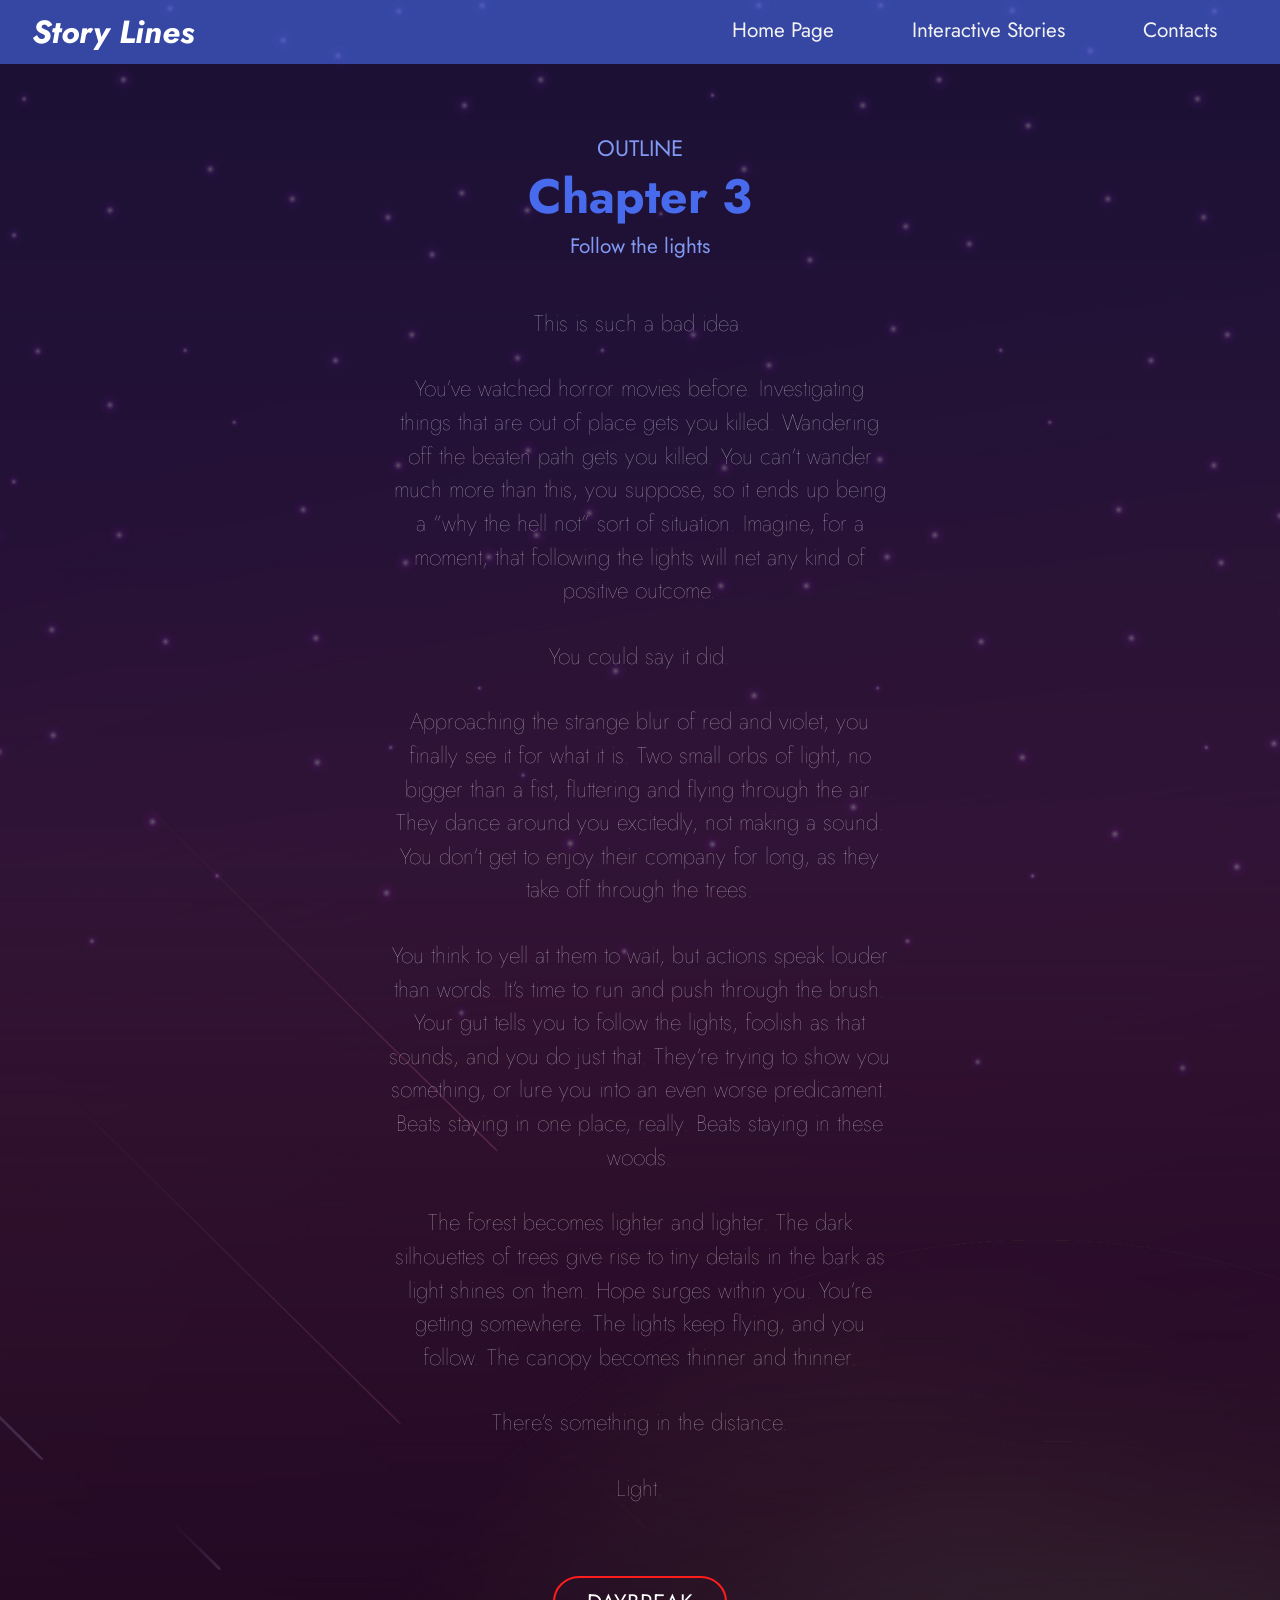
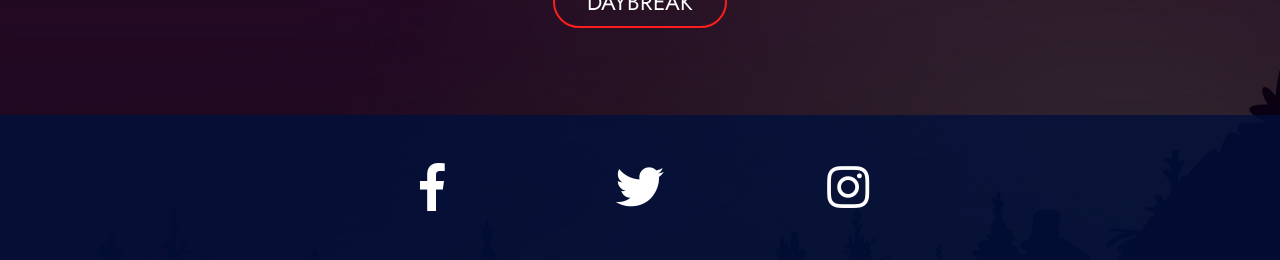
<file: outline_chapter3C.html>
<!DOCTYPE html>
<html lang="en">
<head>
    <meta charset="UTF-8">

    <!-- meta tags -->
    <meta charset="UTF-8">
    <meta content="Catarina, João, Miguel" name="author">
    <meta content="Stories, interaction" name="keywords">
    <meta content="Interactive stories" name="description">


    <meta content="width=device-width, initial-scale=1, shrink-to-fit=no" name="viewport">

    <link href="https://fonts.googleapis.com/css2?family=Jost:ital,wght@0,300;0,500;1,600&display=swap" rel="stylesheet">

    <!-- Bootstrap CSS -->
    <link href="css/bootstrap.min.css" rel="stylesheet">

    <!-- Font Awesome -->
    <link href="fontawesome-free/css/all.css" rel="stylesheet">

    <!-- estilos próprios -->
    <link href="css/meus_estilos.css" rel="stylesheet">

    <title> Story Lines </title>
</head>
<body class="bg-darkblue bg-outline-chapter3c">
<header>
    <nav>
        <div id="mobile-nav" class="navbar container-fluid bg-nav-mobile navbar-dark display-lg-off fixed-top">
            <a href="index.html"> <p class="mini-logo"> Story Lines </p> </a>
            <button class="navbar-toggler nav-button-mobile" type="button" data-toggle="collapse" data-target="#collapsibleNavbar">
                <span class="fas fa-bars text-white fa-2rem"></span>
            </button>
            <div class="collapse navbar-collapse text-center text-nav-mobile" id="collapsibleNavbar">
                <ul class="navbar-nav">
                    <li class="nav-item">
                        <a class="nav-link text-white pt-4" href="index.html"> <p>Home Page</p> </a>
                    </li>
                    <li class="nav-item">
                        <a class="nav-link text-white " href="interactive_stories.html"> <p>Interactive Stories</p> </a>
                    </li>
                    <li class="nav-item">
                        <a class="nav-link text-white" href="contacts.html"> <p>Contacts</p> </a>
                    </li>
                </ul>
            </div>
        </div>
        <div id="navbar" class="text-nav bg-nav display-xs-off">
            <ul class="nav justify-content-end">
                <a href="index.html"> <p class="mini-lg-logo"> Story Lines </p> </a>
                <li class="nav-item ml-5">
                    <a class="nav-link nav_bord" href="index.html">Home Page</a>
                </li>
                <li class="nav-item ml-5 mr-5">
                    <a class="nav-link nav_bord" href="interactive_stories.html">Interactive Stories</a>
                </li>
                <li class="nav-item pr-5">
                    <a class="nav-link nav_bord" href="contacts.html">Contacts</a>
                </li>
            </ul>
        </div>
    </nav>
</header>
<main class="container-fluid main-flex pt-8rem">
    <section class="row">
        <article class="col-12">
            <section class="row justify-content-center">
                <article class="col-10 col-lg-5 text-center">
                    <h3> Outline </h3>
                    <h1> Chapter 3 </h1>
                    <h4 class="pb-5"> Follow the lights </h4>
                    <p class="main_text pb-5 pb-lg-3"> This is such a bad idea. </p>
                    <p class="main_text pb-5 pb-lg-3"> You’ve watched horror movies before. Investigating things that are out of place gets you killed. Wandering off the beaten path gets you killed. You can’t wander much more than this, you suppose, so it ends up being a “why the hell not” sort of situation. Imagine, for a moment, that following the lights will net any kind of positive outcome. </p>
                    <p class="main_text pb-5 pb-lg-3"> You could say it did. </p>
                    <p class="main_text pb-5 pb-lg-3"> Approaching the strange blur of red and violet,  you finally see it for what it is. Two small orbs of light, no bigger than a fist, fluttering and flying through the air. They dance around you excitedly, not making a sound. You don’t get to enjoy their company for long, as they take off through the trees. </p>
                    <p class="main_text pb-5 pb-lg-3"> You think to yell at them to wait, but actions speak louder than words. It’s time to run and push through the brush. Your gut tells you to follow the lights, foolish as that sounds, and you do just that. They’re trying to show you something, or lure you into an even worse predicament. Beats staying in one place, really. Beats staying in these woods. </p>
                    <p class="main_text pb-5 pb-lg-3"> The forest becomes lighter and lighter. The dark silhouettes of trees give rise to tiny details in the bark as light shines on them. Hope surges within you. You’re getting somewhere. The lights keep flying, and you follow. The canopy becomes thinner and thinner. </p>
                    <p class="main_text pb-5 pb-lg-3"> There’s something in the distance. </p>
                    <p class="main_text pb-5 pb-lg-3"> Light. </p>
                </article>
            </section>
            <section class="row justify-content-center text-center pb-8rem pb-lg-5 pt-4 pt-lg-5">
                <article class="col-10 col-lg-7">
                    <section class="row story-button fs-story-button">
                        <article class="col-12 pb-5 mb-3 mb-lg-0">
                            <a href="outline_chapter4C.html" class="text-decoration-none text-uppercase"> Daybreak </a>
                        </article>
                    </section>
                </article>
            </section>
        </article>
    </section>
    <footer class="row justify-content-center py-5">
        <article class="col-3 text-center">
            <a href="https://www.facebook.com/" target="_blank"> <span class="fab fa-facebook-f text-white fa-3x"></span> </a>
        </article>
        <article class="col-3 text-center mw-6rem">
            <a href="https://twitter.com/" target="_blank"> <span class="fab fa-twitter text-white fa-3x"></span> </a>
        </article>
        <article class="col-3 text-center">
            <a href="https://www.instagram.com/" target="_blank"> <span class="fab fa-instagram text-white fa-3x"></span> </a>
        </article>
    </footer>
</main>
<!-- jQuery first, then Popper.js, then Bootstrap JS -->

<script src="js/jquery-3.4.1.slim.min.js"></script>
<script src="js/popper.min.js"></script>
<script src="js/bootstrap.min.js"></script>

</body>
</html>
</file>
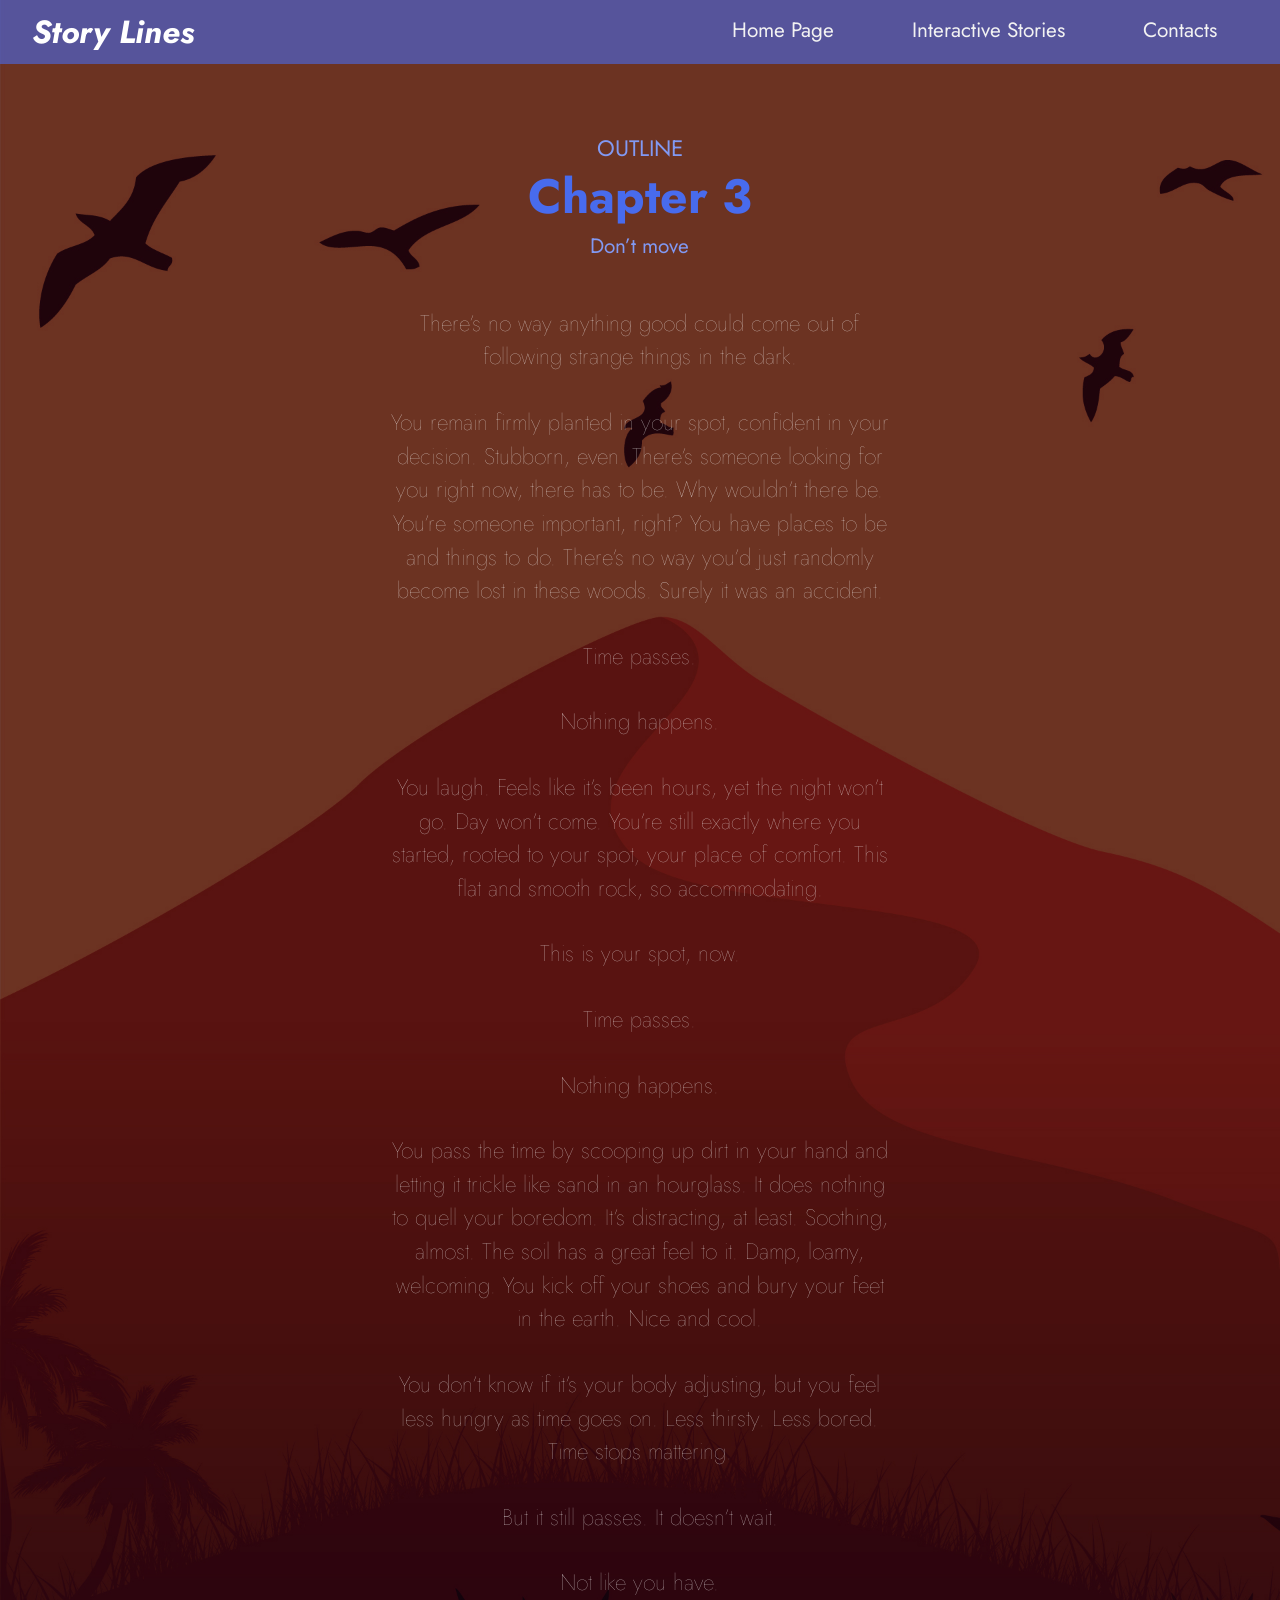
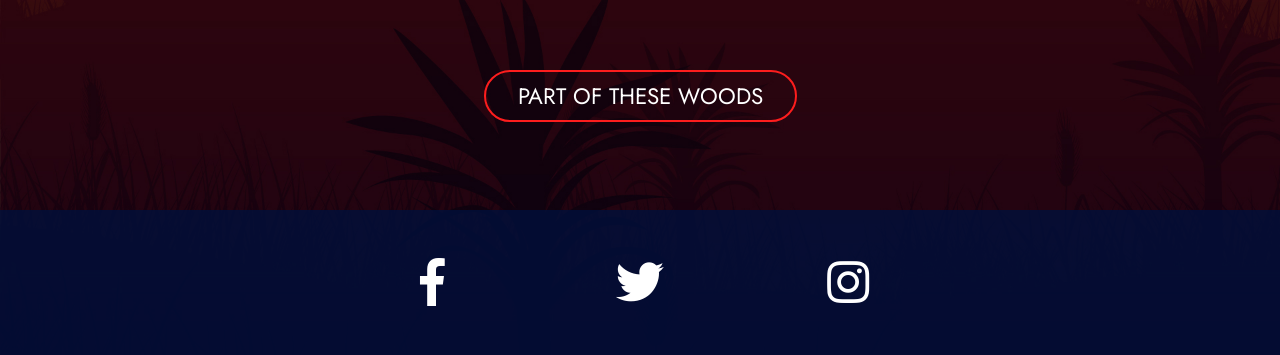
<file: outline_chapter3D.html>
<!DOCTYPE html>
<html lang="en">
<head>
    <meta charset="UTF-8">

    <!-- meta tags -->
    <meta charset="UTF-8">
    <meta content="Catarina, João, Miguel" name="author">
    <meta content="Stories, interaction" name="keywords">
    <meta content="Interactive stories" name="description">


    <meta content="width=device-width, initial-scale=1, shrink-to-fit=no" name="viewport">

    <link href="https://fonts.googleapis.com/css2?family=Jost:ital,wght@0,300;0,500;1,600&display=swap" rel="stylesheet">

    <!-- Bootstrap CSS -->
    <link href="css/bootstrap.min.css" rel="stylesheet">

    <!-- Font Awesome -->
    <link href="fontawesome-free/css/all.css" rel="stylesheet">

    <!-- estilos próprios -->
    <link href="css/meus_estilos.css" rel="stylesheet">

    <title> Story Lines </title>
</head>
<body class="bg-darkblue bg-outline-chapter3d">
<header>
    <nav>
        <div id="mobile-nav" class="navbar container-fluid bg-nav-mobile navbar-dark display-lg-off fixed-top">
            <a href="index.html"> <p class="mini-logo"> Story Lines </p> </a>
            <button class="navbar-toggler nav-button-mobile" type="button" data-toggle="collapse" data-target="#collapsibleNavbar">
                <span class="fas fa-bars text-white fa-2rem"></span>
            </button>
            <div class="collapse navbar-collapse text-center text-nav-mobile" id="collapsibleNavbar">
                <ul class="navbar-nav">
                    <li class="nav-item">
                        <a class="nav-link text-white pt-4" href="index.html"> <p>Home Page</p> </a>
                    </li>
                    <li class="nav-item">
                        <a class="nav-link text-white " href="interactive_stories.html"> <p>Interactive Stories</p> </a>
                    </li>
                    <li class="nav-item">
                        <a class="nav-link text-white" href="contacts.html"> <p>Contacts</p> </a>
                    </li>
                </ul>
            </div>
        </div>
        <div id="navbar" class="text-nav bg-nav display-xs-off">
            <ul class="nav justify-content-end">
                <a href="index.html"> <p class="mini-lg-logo"> Story Lines </p> </a>
                <li class="nav-item ml-5">
                    <a class="nav-link nav_bord" href="index.html">Home Page</a>
                </li>
                <li class="nav-item ml-5 mr-5">
                    <a class="nav-link nav_bord" href="interactive_stories.html">Interactive Stories</a>
                </li>
                <li class="nav-item pr-5">
                    <a class="nav-link nav_bord" href="contacts.html">Contacts</a>
                </li>
            </ul>
        </div>
    </nav>
</header>
<main class="container-fluid main-flex pt-8rem">
    <section class="row">
        <article class="col-12">
            <section class="row justify-content-center">
                <article class="col-10 col-lg-5 text-center">
                    <h3> Outline </h3>
                    <h1> Chapter 3 </h1>
                    <h4 class="pb-5"> Don’t move </h4>
                    <p class="main_text pb-5 pb-lg-3"> There’s no way anything good could come out of following strange things in the dark. </p>
                    <p class="main_text pb-5 pb-lg-3"> You remain firmly planted in your spot, confident in your decision. Stubborn, even. There’s someone looking for you right now, there has to be. Why wouldn’t there be. You’re someone important, right? You have places to be and things to do. There’s no way you’d just randomly become lost in these woods. Surely it was an accident. </p>
                    <p class="main_text pb-5 pb-lg-3"> Time passes. </p>
                    <p class="main_text pb-5 pb-lg-3"> Nothing happens. </p>
                    <p class="main_text pb-5 pb-lg-3"> You laugh. Feels like it’s been hours, yet the night won’t go. Day won’t come. You’re still exactly where you started, rooted to your spot, your place of comfort. This flat and smooth rock, so accommodating. </p>
                    <p class="main_text pb-5 pb-lg-3"> This is your spot, now. </p>
                    <p class="main_text pb-5 pb-lg-3"> Time passes. </p>
                    <p class="main_text pb-5 pb-lg-3"> Nothing happens. </p>
                    <p class="main_text pb-5 pb-lg-3"> You pass the time by scooping up dirt in your hand and letting it trickle like sand in an hourglass. It does nothing to quell your boredom. It’s distracting, at least. Soothing, almost. The soil has a great feel to it. Damp, loamy, welcoming. You kick off your shoes and bury your feet in the earth. Nice and cool. </p>
                    <p class="main_text pb-5 pb-lg-3"> You don’t know if it’s your body adjusting, but you feel less hungry as time goes on. Less thirsty. Less bored. Time stops mattering. </p>
                    <p class="main_text pb-5 pb-lg-3"> But it still passes. It doesn’t wait. </p>
                    <p class="main_text pb-5 pb-lg-3"> Not like you have. </p>
                </article>
            </section>
            <section class="row justify-content-center text-center pb-8rem pb-lg-5 pt-4 pt-lg-5">
                <article class="col-10 col-lg-7">
                    <section class="row story-button fs-story-button">
                        <article class="col-12 pb-5 mb-3 mb-lg-0">
                            <a href="outline_chapter4D.html" class="text-decoration-none text-uppercase"> Part of these woods </a>
                        </article>
                    </section>
                </article>
            </section>
        </article>
    </section>
    <footer class="row justify-content-center py-5">
        <article class="col-3 text-center">
            <a href="https://www.facebook.com/" target="_blank"> <span class="fab fa-facebook-f text-white fa-3x"></span> </a>
        </article>
        <article class="col-3 text-center mw-6rem">
            <a href="https://twitter.com/" target="_blank"> <span class="fab fa-twitter text-white fa-3x"></span> </a>
        </article>
        <article class="col-3 text-center">
            <a href="https://www.instagram.com/" target="_blank"> <span class="fab fa-instagram text-white fa-3x"></span> </a>
        </article>
    </footer>
</main>
<!-- jQuery first, then Popper.js, then Bootstrap JS -->

<script src="js/jquery-3.4.1.slim.min.js"></script>
<script src="js/popper.min.js"></script>
<script src="js/bootstrap.min.js"></script>

</body>
</html>
</file>
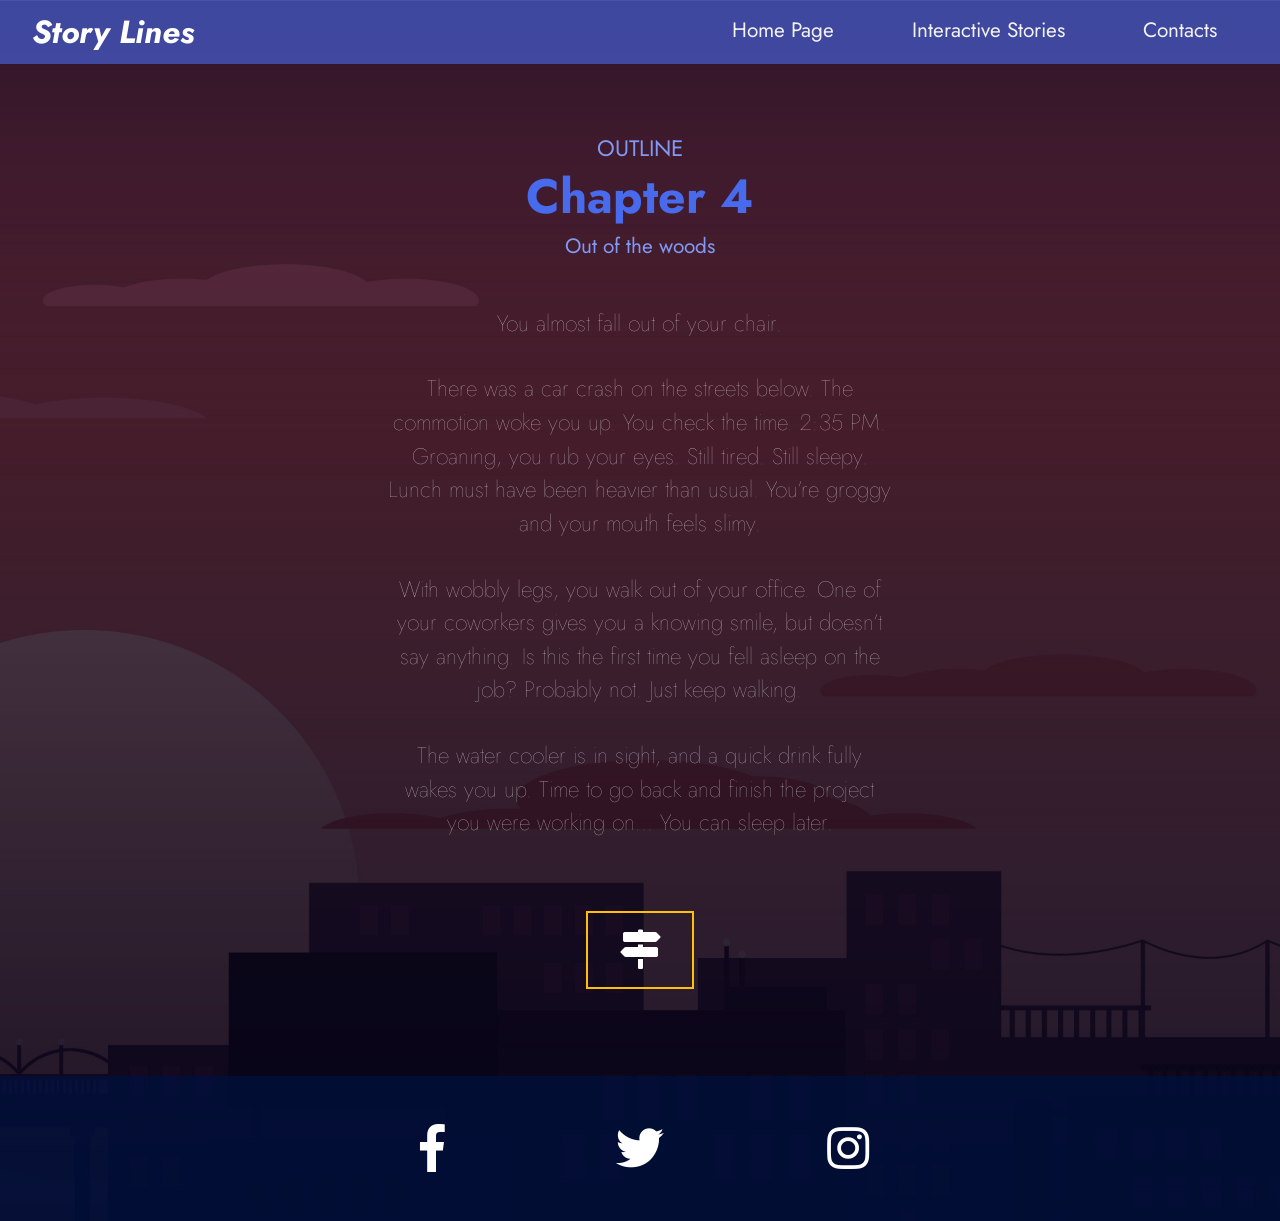
<file: outline_chapter4A.html>
<!DOCTYPE html>
<html lang="en">
<head>
    <meta charset="UTF-8">

    <!-- meta tags -->
    <meta charset="UTF-8">
    <meta content="Catarina, João, Miguel" name="author">
    <meta content="Stories, interaction" name="keywords">
    <meta content="Interactive stories" name="description">


    <meta content="width=device-width, initial-scale=1, shrink-to-fit=no" name="viewport">

    <link href="https://fonts.googleapis.com/css2?family=Jost:ital,wght@0,300;0,500;1,600&display=swap" rel="stylesheet">

    <!-- Bootstrap CSS -->
    <link href="css/bootstrap.min.css" rel="stylesheet">

    <!-- Font Awesome -->
    <link href="fontawesome-free/css/all.css" rel="stylesheet">

    <!-- estilos próprios -->
    <link href="css/meus_estilos.css" rel="stylesheet">

    <title> Story Lines </title>
</head>
<body class="bg-darkblue bg-outline-chapter4a">
<header>
    <nav>
        <div id="mobile-nav" class="navbar container-fluid bg-nav-mobile navbar-dark display-lg-off fixed-top">
            <a href="index.html"> <p class="mini-logo"> Story Lines </p> </a>
            <button class="navbar-toggler nav-button-mobile" type="button" data-toggle="collapse" data-target="#collapsibleNavbar">
                <span class="fas fa-bars text-white fa-2rem"></span>
            </button>
            <div class="collapse navbar-collapse text-center text-nav-mobile" id="collapsibleNavbar">
                <ul class="navbar-nav">
                    <li class="nav-item">
                        <a class="nav-link text-white pt-4" href="index.html"> <p>Home Page</p> </a>
                    </li>
                    <li class="nav-item">
                        <a class="nav-link text-white " href="interactive_stories.html"> <p>Interactive Stories</p> </a>
                    </li>
                    <li class="nav-item">
                        <a class="nav-link text-white" href="contacts.html"> <p>Contacts</p> </a>
                    </li>
                </ul>
            </div>
        </div>
        <div id="navbar" class="text-nav bg-nav display-xs-off">
            <ul class="nav justify-content-end">
                <a href="index.html"> <p class="mini-lg-logo"> Story Lines </p> </a>
                <li class="nav-item ml-5">
                    <a class="nav-link nav_bord" href="index.html">Home Page</a>
                </li>
                <li class="nav-item ml-5 mr-5">
                    <a class="nav-link nav_bord" href="interactive_stories.html">Interactive Stories</a>
                </li>
                <li class="nav-item pr-5">
                    <a class="nav-link nav_bord" href="contacts.html">Contacts</a>
                </li>
            </ul>
        </div>
    </nav>
</header>
<main class="container-fluid main-flex pt-8rem">
    <section class="row">
        <article class="col-12">
            <section class="row justify-content-center">
                <article class="col-10 col-lg-5 text-center">
                    <h3> Outline </h3>
                    <h1> Chapter 4 </h1>
                    <h4 class="pb-5"> Out of the woods </h4>
                    <p class="main_text pb-5 pb-lg-3"> You almost fall out of your chair. </p>
                    <p class="main_text pb-5 pb-lg-3"> There was a car crash on the streets below. The commotion woke you up. You check the time. 2:35 PM. Groaning, you rub your eyes. Still tired. Still sleepy. Lunch must have been heavier than usual. You’re groggy and your mouth feels slimy. </p>
                    <p class="main_text pb-5 pb-lg-3"> With wobbly legs, you walk out of your office. One of your coworkers gives you a knowing smile, but doesn’t say anything. Is this the first time you fell asleep on the job? Probably not. Just keep walking. </p>
                    <p class="main_text pb-5 pb-lg-3"> The water cooler is in sight, and a quick drink fully wakes you up. Time to go back and finish the project you were working on... You can sleep later. </p>
                </article>
            </section>
            <section class="row justify-content-center text-center pb-8rem pb-lg-5 pt-4 pt-lg-5">
                <article class="col-10 col-lg-7">
                    <section class="row score-button">
                        <article class="col-12 pb-5 mb-3 mb-lg-0">
                            <a href="outline_chapter4A_score.html" class="text-decoration-none"> <span class="fas fa-map-signs"></span> </a>
                        </article>
                    </section>
                </article>
            </section>
        </article>
    </section>
    <footer class="row justify-content-center py-5">
        <article class="col-3 text-center">
            <a href="https://www.facebook.com/" target="_blank"> <span class="fab fa-facebook-f text-white fa-3x"></span> </a>
        </article>
        <article class="col-3 text-center mw-6rem">
            <a href="https://twitter.com/" target="_blank"> <span class="fab fa-twitter text-white fa-3x"></span> </a>
        </article>
        <article class="col-3 text-center">
            <a href="https://www.instagram.com/" target="_blank"> <span class="fab fa-instagram text-white fa-3x"></span> </a>
        </article>
    </footer>
</main>
<!-- jQuery first, then Popper.js, then Bootstrap JS -->

<script src="js/jquery-3.4.1.slim.min.js"></script>
<script src="js/popper.min.js"></script>
<script src="js/bootstrap.min.js"></script>

</body>
</html>
</file>
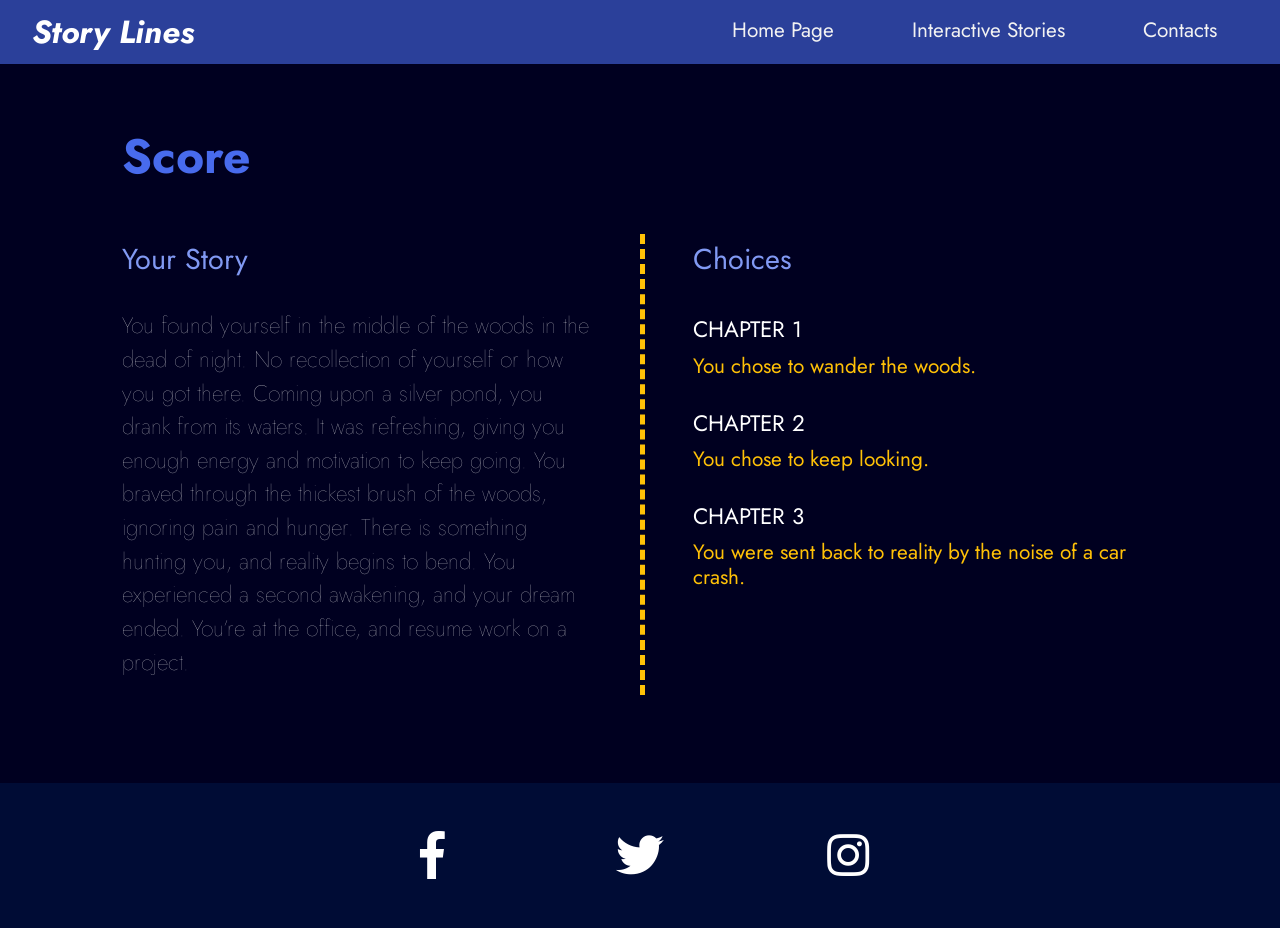
<file: outline_chapter4A_score.html>
<!DOCTYPE html>
<html lang="en">
<head>
    <meta charset="UTF-8">

    <!-- meta tags -->
    <meta charset="UTF-8">
    <meta content="Catarina, João, Miguel" name="author">
    <meta content="Stories, interaction" name="keywords">
    <meta content="Interactive stories" name="description">


    <meta content="width=device-width, initial-scale=1, shrink-to-fit=no" name="viewport">

    <link href="https://fonts.googleapis.com/css2?family=Jost:ital,wght@0,300;0,500;1,600&display=swap" rel="stylesheet">

    <!-- Bootstrap CSS -->
    <link href="css/bootstrap.min.css" rel="stylesheet">

    <!-- Font Awesome -->
    <link href="fontawesome-free/css/all.css" rel="stylesheet">

    <!-- estilos próprios -->
    <link href="css/meus_estilos.css" rel="stylesheet">

    <title> Story Lines </title>
</head>
<body class="bg-darkblue">
<header>
    <nav>
        <div id="mobile-nav" class="navbar container-fluid bg-nav-mobile navbar-dark display-lg-off fixed-top">
            <a href="index.html"> <p class="mini-logo"> Story Lines </p> </a>
            <button class="navbar-toggler nav-button-mobile" type="button" data-toggle="collapse" data-target="#collapsibleNavbar">
                <span class="fas fa-bars text-white fa-2rem"></span>
            </button>
            <div class="collapse navbar-collapse text-center text-nav-mobile" id="collapsibleNavbar">
                <ul class="navbar-nav">
                    <li class="nav-item">
                        <a class="nav-link text-white pt-4" href="index.html"> <p>Home Page</p> </a>
                    </li>
                    <li class="nav-item">
                        <a class="nav-link text-white " href="interactive_stories.html"> <p>Interactive Stories</p> </a>
                    </li>
                    <li class="nav-item">
                        <a class="nav-link text-white" href="contacts.html"> <p>Contacts</p> </a>
                    </li>
                </ul>
            </div>
        </div>
        <div id="navbar" class="text-nav bg-nav display-xs-off">
            <ul class="nav justify-content-end">
                <a href="index.html"> <p class="mini-lg-logo"> Story Lines </p> </a>
                <li class="nav-item ml-5">
                    <a class="nav-link nav_bord" href="index.html">Home Page</a>
                </li>
                <li class="nav-item ml-5 mr-5">
                    <a class="nav-link nav_bord" href="interactive_stories.html">Interactive Stories</a>
                </li>
                <li class="nav-item pr-5">
                    <a class="nav-link nav_bord" href="contacts.html">Contacts</a>
                </li>
            </ul>
        </div>
    </nav>
</header>
<main class="container-fluid main-flex pt-8rem">
    <section class="row">
        <article class="col-12">
            <section class="row justify-content-center">
                <article class="col-10">
                    <h1 class="mb-5 text-center text-lg-left"> Score </h1>
                </article>
            </section>
            <section class="row justify-content-center mb-5rem">
                <article class="col-10 col-lg-5 text-center text-lg-left mb-5 mb-lg-0 pr-lg-5">
                    <h2 class="mb-lg-4"> Your Story </h2>
                    <p class="main_text"> You found yourself in the middle of the woods in the dead of night. No recollection of yourself or how you got there.
                                                  Coming upon a silver pond, you drank from its waters. It was refreshing, giving you enough energy and motivation to keep going.
                                                  You braved through the thickest brush of the woods, ignoring pain and hunger. There is something hunting you, and reality begins to bend.
                                                  You experienced a second awakening, and your dream ended. You’re at the office, and resume work on a project.
                    </p>
                </article>
                <article class="col-10 col-lg-5 text-center pt-5 pt-lg-0 pl-lg-5 score">
                    <h2 class="mb-5 mb-lg-4 text-lg-left"> Choices </h2>
                    <h3 class="text-white mb-3 mb-lg-1 text-lg-left"> Chapter 1 </h3>
                    <h4 class="text-yellow mb-5 mb-lg-4 text-lg-left"> You chose to wander the woods. </h4>
                    <h3 class="text-white mb-3 mb-lg-1 text-lg-left"> Chapter 2 </h3>
                    <h4 class="text-yellow mb-5 mb-lg-4 text-lg-left"> You chose to keep looking. </h4>
                    <h3 class="text-white mb-3 mb-lg-1 text-lg-left"> Chapter 3 </h3>
                    <h4 class="text-yellow mb-5 mb-lg-4 text-lg-left"> You were sent back to reality by the noise of a car crash. </h4>

                </article>
            </section>
        </article>
    </section>
    <footer class="row justify-content-center py-5">
        <article class="col-3 text-center">
            <a href="https://www.facebook.com/" target="_blank"> <span class="fab fa-facebook-f text-white fa-3x"></span> </a>
        </article>
        <article class="col-3 text-center mw-6rem">
            <a href="https://twitter.com/" target="_blank"> <span class="fab fa-twitter text-white fa-3x"></span> </a>
        </article>
        <article class="col-3 text-center">
            <a href="https://www.instagram.com/" target="_blank"> <span class="fab fa-instagram text-white fa-3x"></span> </a>
        </article>
    </footer>
</main>
<!-- jQuery first, then Popper.js, then Bootstrap JS -->

<script src="js/jquery-3.4.1.slim.min.js"></script>
<script src="js/popper.min.js"></script>
<script src="js/bootstrap.min.js"></script>

</body>
</html>
</file>
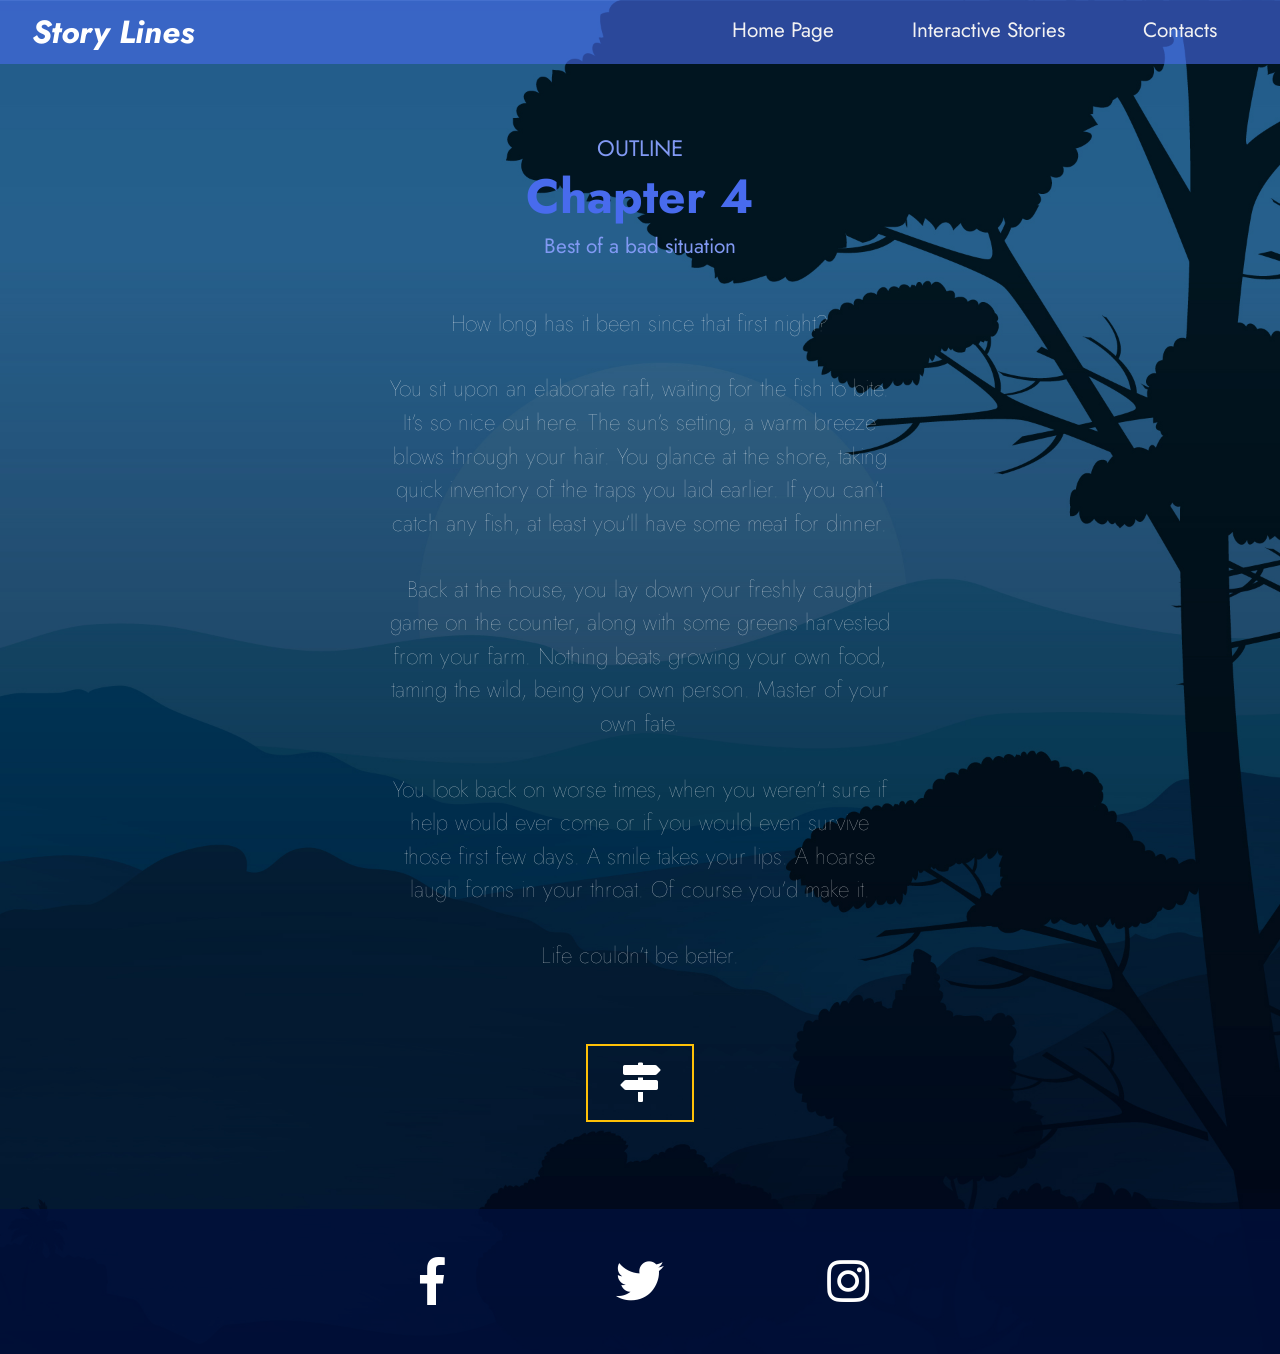
<file: outline_chapter4B.html>
<!DOCTYPE html>
<html lang="en">
<head>
    <meta charset="UTF-8">

    <!-- meta tags -->
    <meta charset="UTF-8">
    <meta content="Catarina, João, Miguel" name="author">
    <meta content="Stories, interaction" name="keywords">
    <meta content="Interactive stories" name="description">


    <meta content="width=device-width, initial-scale=1, shrink-to-fit=no" name="viewport">

    <link href="https://fonts.googleapis.com/css2?family=Jost:ital,wght@0,300;0,500;1,600&display=swap" rel="stylesheet">

    <!-- Bootstrap CSS -->
    <link href="css/bootstrap.min.css" rel="stylesheet">

    <!-- Font Awesome -->
    <link href="fontawesome-free/css/all.css" rel="stylesheet">

    <!-- estilos próprios -->
    <link href="css/meus_estilos.css" rel="stylesheet">

    <title> Story Lines </title>
</head>
<body class="bg-darkblue bg-outline-chapter4b">
<header>
    <nav>
        <div id="mobile-nav" class="navbar container-fluid bg-nav-mobile navbar-dark display-lg-off fixed-top">
            <a href="index.html"> <p class="mini-logo"> Story Lines </p> </a>
            <button class="navbar-toggler nav-button-mobile" type="button" data-toggle="collapse" data-target="#collapsibleNavbar">
                <span class="fas fa-bars text-white fa-2rem"></span>
            </button>
            <div class="collapse navbar-collapse text-center text-nav-mobile" id="collapsibleNavbar">
                <ul class="navbar-nav">
                    <li class="nav-item">
                        <a class="nav-link text-white pt-4" href="index.html"> <p>Home Page</p> </a>
                    </li>
                    <li class="nav-item">
                        <a class="nav-link text-white " href="interactive_stories.html"> <p>Interactive Stories</p> </a>
                    </li>
                    <li class="nav-item">
                        <a class="nav-link text-white" href="contacts.html"> <p>Contacts</p> </a>
                    </li>
                </ul>
            </div>
        </div>
        <div id="navbar" class="text-nav bg-nav display-xs-off">
            <ul class="nav justify-content-end">
                <a href="index.html"> <p class="mini-lg-logo"> Story Lines </p> </a>
                <li class="nav-item ml-5">
                    <a class="nav-link nav_bord" href="index.html">Home Page</a>
                </li>
                <li class="nav-item ml-5 mr-5">
                    <a class="nav-link nav_bord" href="interactive_stories.html">Interactive Stories</a>
                </li>
                <li class="nav-item pr-5">
                    <a class="nav-link nav_bord" href="contacts.html">Contacts</a>
                </li>
            </ul>
        </div>
    </nav>
</header>
<main class="container-fluid main-flex pt-8rem">
    <section class="row">
        <article class="col-12">
            <section class="row justify-content-center">
                <article class="col-10 col-lg-5 text-center">
                    <h3> Outline </h3>
                    <h1> Chapter 4 </h1>
                    <h4 class="pb-5"> Best of a bad situation </h4>
                    <p class="main_text pb-5 pb-lg-3"> How long has it been since that first night? </p>
                    <p class="main_text pb-5 pb-lg-3"> You sit upon an elaborate raft, waiting for the fish to bite. It’s so nice out here. The sun’s setting, a warm breeze blows through your hair. You glance at the shore, taking quick inventory of the traps you laid earlier. If you can’t catch any fish, at least you’ll have some meat for dinner. </p>
                    <p class="main_text pb-5 pb-lg-3"> Back at the house, you lay down your freshly caught game on the counter, along with some greens harvested from your farm. Nothing beats growing your own food, taming the wild, being your own person. Master of your own fate. </p>
                    <p class="main_text pb-5 pb-lg-3"> You look back on worse times, when you weren’t sure if help would ever come or if you would even survive those first few days. A smile takes your lips. A hoarse laugh forms in your throat. Of course you’d make it. </p>
                    <p class="main_text pb-5 pb-lg-3"> Life couldn’t be better. </p>
                </article>
            </section>
            <section class="row justify-content-center text-center pb-8rem pb-lg-5 pt-4 pt-lg-5">
                <article class="col-10 col-lg-7">
                    <section class="row score-button">
                        <article class="col-12 pb-5 mb-3 mb-lg-0">
                            <a href="outline_chapter4B_score.html" class="text-decoration-none"> <span class="fas fa-map-signs"></span> </a>
                        </article>
                    </section>
                </article>
            </section>
        </article>
    </section>
    <footer class="row justify-content-center py-5">
        <article class="col-3 text-center">
            <a href="https://www.facebook.com/" target="_blank"> <span class="fab fa-facebook-f text-white fa-3x"></span> </a>
        </article>
        <article class="col-3 text-center mw-6rem">
            <a href="https://twitter.com/" target="_blank"> <span class="fab fa-twitter text-white fa-3x"></span> </a>
        </article>
        <article class="col-3 text-center">
            <a href="https://www.instagram.com/" target="_blank"> <span class="fab fa-instagram text-white fa-3x"></span> </a>
        </article>
    </footer>
</main>
<!-- jQuery first, then Popper.js, then Bootstrap JS -->

<script src="js/jquery-3.4.1.slim.min.js"></script>
<script src="js/popper.min.js"></script>
<script src="js/bootstrap.min.js"></script>

</body>
</html>
</file>
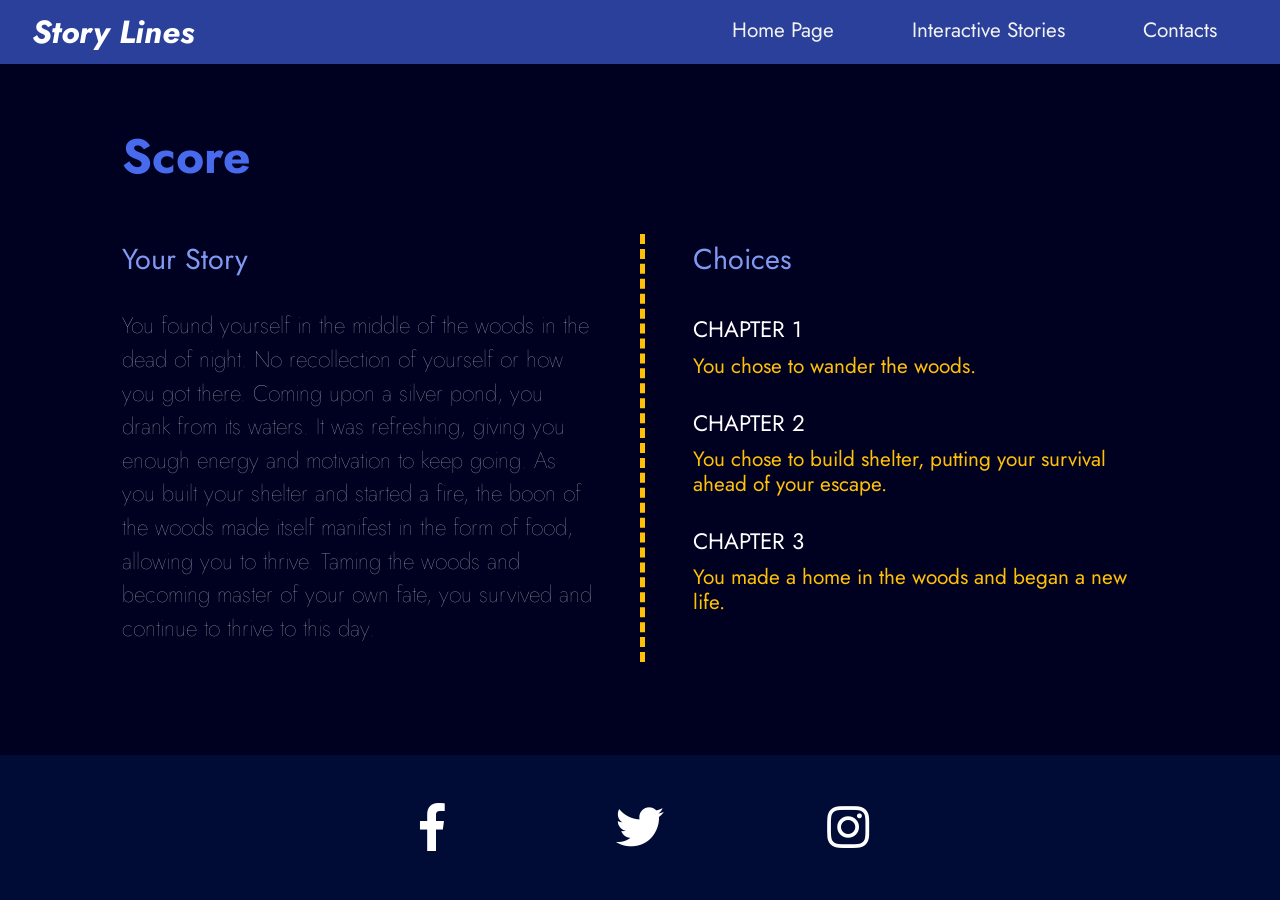
<file: outline_chapter4B_score.html>
<!DOCTYPE html>
<html lang="en">
<head>
    <meta charset="UTF-8">

    <!-- meta tags -->
    <meta charset="UTF-8">
    <meta content="Catarina, João, Miguel" name="author">
    <meta content="Stories, interaction" name="keywords">
    <meta content="Interactive stories" name="description">


    <meta content="width=device-width, initial-scale=1, shrink-to-fit=no" name="viewport">

    <link href="https://fonts.googleapis.com/css2?family=Jost:ital,wght@0,300;0,500;1,600&display=swap" rel="stylesheet">

    <!-- Bootstrap CSS -->
    <link href="css/bootstrap.min.css" rel="stylesheet">

    <!-- Font Awesome -->
    <link href="fontawesome-free/css/all.css" rel="stylesheet">

    <!-- estilos próprios -->
    <link href="css/meus_estilos.css" rel="stylesheet">

    <title> Story Lines </title>
</head>
<body class="bg-darkblue">
<header>
    <nav>
        <div id="mobile-nav" class="navbar container-fluid bg-nav-mobile navbar-dark display-lg-off fixed-top">
            <a href="index.html"> <p class="mini-logo"> Story Lines </p> </a>
            <button class="navbar-toggler nav-button-mobile" type="button" data-toggle="collapse" data-target="#collapsibleNavbar">
                <span class="fas fa-bars text-white fa-2rem"></span>
            </button>
            <div class="collapse navbar-collapse text-center text-nav-mobile" id="collapsibleNavbar">
                <ul class="navbar-nav">
                    <li class="nav-item">
                        <a class="nav-link text-white pt-4" href="index.html"> <p>Home Page</p> </a>
                    </li>
                    <li class="nav-item">
                        <a class="nav-link text-white " href="interactive_stories.html"> <p>Interactive Stories</p> </a>
                    </li>
                    <li class="nav-item">
                        <a class="nav-link text-white" href="contacts.html"> <p>Contacts</p> </a>
                    </li>
                </ul>
            </div>
        </div>
        <div id="navbar" class="text-nav bg-nav display-xs-off">
            <ul class="nav justify-content-end">
                <a href="index.html"> <p class="mini-lg-logo"> Story Lines </p> </a>
                <li class="nav-item ml-5">
                    <a class="nav-link nav_bord" href="index.html">Home Page</a>
                </li>
                <li class="nav-item ml-5 mr-5">
                    <a class="nav-link nav_bord" href="interactive_stories.html">Interactive Stories</a>
                </li>
                <li class="nav-item pr-5">
                    <a class="nav-link nav_bord" href="contacts.html">Contacts</a>
                </li>
            </ul>
        </div>
    </nav>
</header>
<main class="container-fluid main-flex pt-8rem">
    <section class="row">
        <article class="col-12">
            <section class="row justify-content-center">
                <article class="col-10">
                    <h1 class="mb-5 text-center text-lg-left"> Score </h1>
                </article>
            </section>
            <section class="row justify-content-center mb-5rem">
                <article class="col-10 col-lg-5 text-center text-lg-left mb-5 mb-lg-0 pr-lg-5">
                    <h2 class="mb-lg-4"> Your Story </h2>
                    <p class="main_text"> You found yourself in the middle of the woods in the dead of night. No recollection of yourself or how you got there.
                                          Coming upon a silver pond, you drank from its waters. It was refreshing, giving you enough energy and motivation to keep going.
                                          As you built your shelter and started a fire, the boon of the woods made itself manifest in the form of food, allowing you to thrive.
                                          Taming the woods and becoming master of your own fate, you survived and continue to thrive to this day.
                    </p>
                </article>
                <article class="col-10 col-lg-5 text-center pt-5 pt-lg-0 pl-lg-5 score">
                    <h2 class="mb-5 mb-lg-4 text-lg-left"> Choices </h2>
                    <h3 class="text-white mb-3 mb-lg-1 text-lg-left"> Chapter 1 </h3>
                    <h4 class="text-yellow mb-5 mb-lg-4 text-lg-left"> You chose to wander the woods. </h4>
                    <h3 class="text-white mb-3 mb-lg-1 text-lg-left"> Chapter 2 </h3>
                    <h4 class="text-yellow mb-5 mb-lg-4 text-lg-left"> You chose to build shelter, putting your survival ahead of your escape. </h4>
                    <h3 class="text-white mb-3 mb-lg-1 text-lg-left"> Chapter 3 </h3>
                    <h4 class="text-yellow mb-5 mb-lg-4 text-lg-left"> You made a home in the woods and began a new life. </h4>

                </article>
            </section>
        </article>
    </section>
    <footer class="row justify-content-center py-5">
        <article class="col-3 text-center">
            <a href="https://www.facebook.com/" target="_blank"> <span class="fab fa-facebook-f text-white fa-3x"></span> </a>
        </article>
        <article class="col-3 text-center mw-6rem">
            <a href="https://twitter.com/" target="_blank"> <span class="fab fa-twitter text-white fa-3x"></span> </a>
        </article>
        <article class="col-3 text-center">
            <a href="https://www.instagram.com/" target="_blank"> <span class="fab fa-instagram text-white fa-3x"></span> </a>
        </article>
    </footer>
</main>
<!-- jQuery first, then Popper.js, then Bootstrap JS -->

<script src="js/jquery-3.4.1.slim.min.js"></script>
<script src="js/popper.min.js"></script>
<script src="js/bootstrap.min.js"></script>

</body>
</html>
</file>
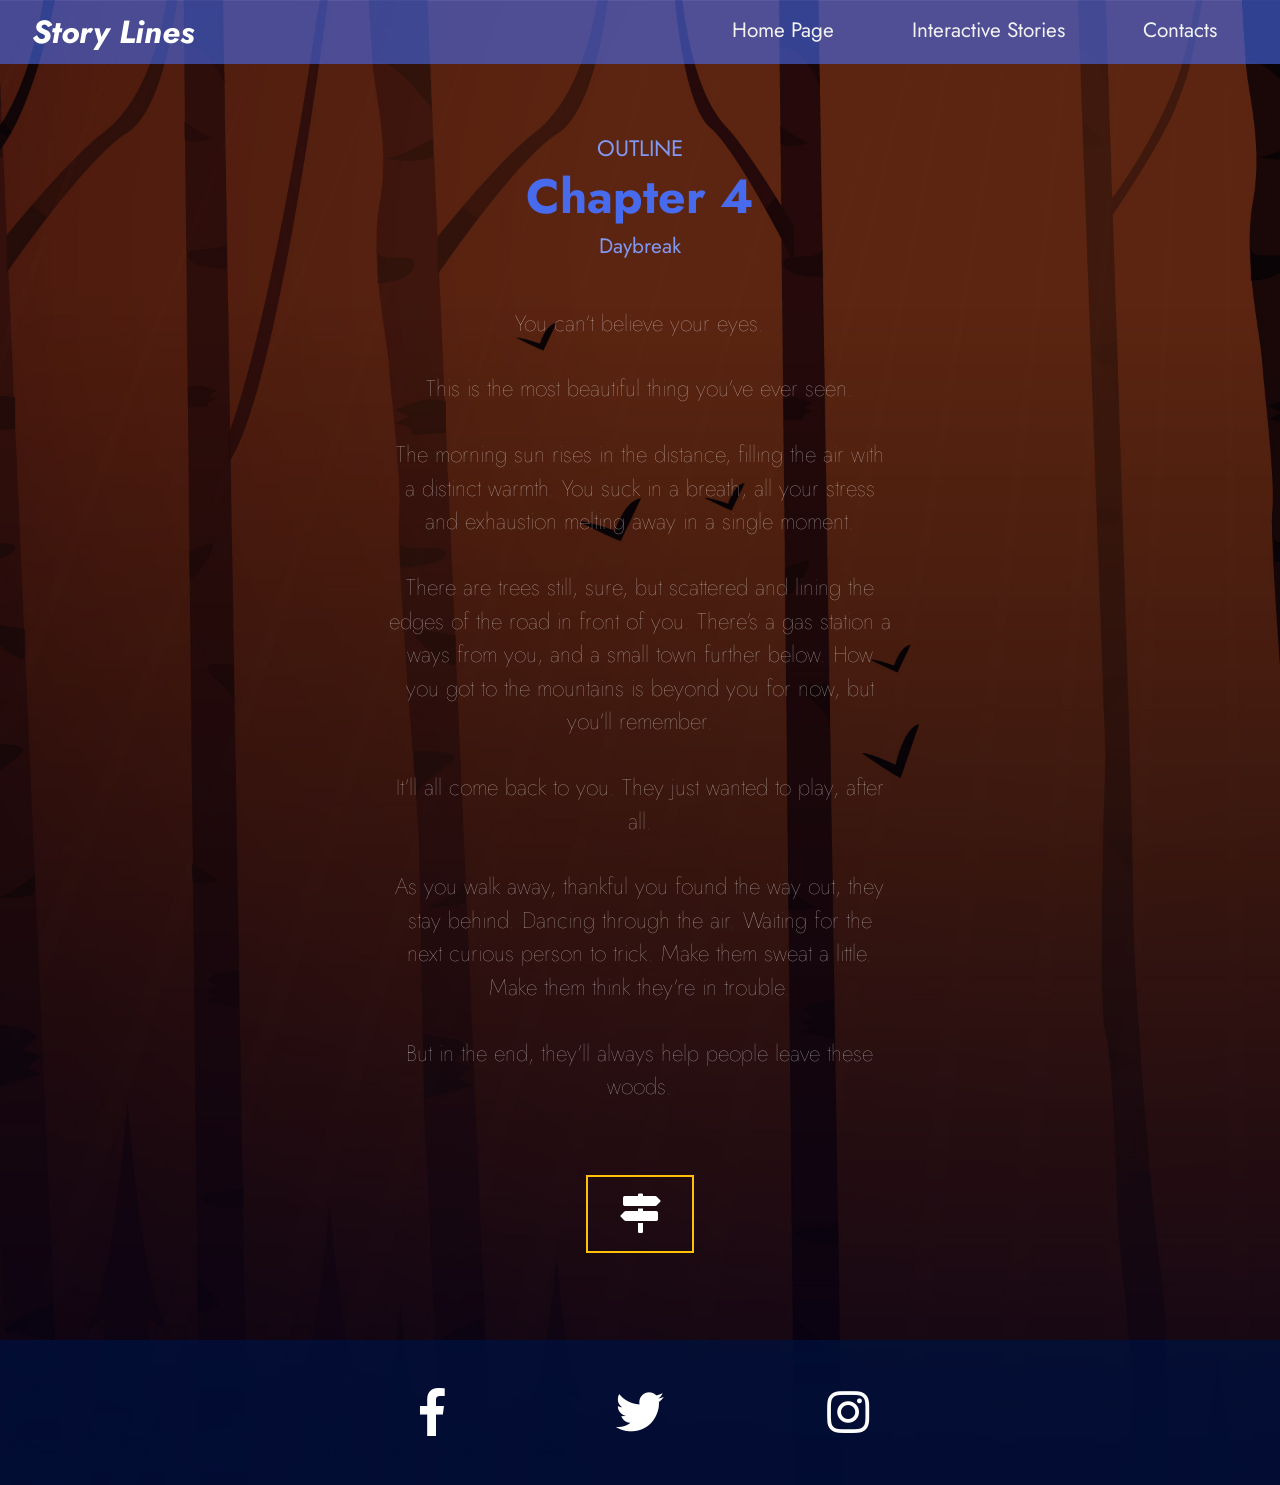
<file: outline_chapter4C.html>
<!DOCTYPE html>
<html lang="en">
<head>
    <meta charset="UTF-8">

    <!-- meta tags -->
    <meta charset="UTF-8">
    <meta content="Catarina, João, Miguel" name="author">
    <meta content="Stories, interaction" name="keywords">
    <meta content="Interactive stories" name="description">


    <meta content="width=device-width, initial-scale=1, shrink-to-fit=no" name="viewport">

    <link href="https://fonts.googleapis.com/css2?family=Jost:ital,wght@0,300;0,500;1,600&display=swap" rel="stylesheet">

    <!-- Bootstrap CSS -->
    <link href="css/bootstrap.min.css" rel="stylesheet">

    <!-- Font Awesome -->
    <link href="fontawesome-free/css/all.css" rel="stylesheet">

    <!-- estilos próprios -->
    <link href="css/meus_estilos.css" rel="stylesheet">

    <title> Story Lines </title>
</head>
<body class="bg-darkblue bg-outline-chapter4c">
<header>
    <nav>
        <div id="mobile-nav" class="navbar container-fluid bg-nav-mobile navbar-dark display-lg-off fixed-top">
            <a href="index.html"> <p class="mini-logo"> Story Lines </p> </a>
            <button class="navbar-toggler nav-button-mobile" type="button" data-toggle="collapse" data-target="#collapsibleNavbar">
                <span class="fas fa-bars text-white fa-2rem"></span>
            </button>
            <div class="collapse navbar-collapse text-center text-nav-mobile" id="collapsibleNavbar">
                <ul class="navbar-nav">
                    <li class="nav-item">
                        <a class="nav-link text-white pt-4" href="index.html"> <p>Home Page</p> </a>
                    </li>
                    <li class="nav-item">
                        <a class="nav-link text-white " href="interactive_stories.html"> <p>Interactive Stories</p> </a>
                    </li>
                    <li class="nav-item">
                        <a class="nav-link text-white" href="contacts.html"> <p>Contacts</p> </a>
                    </li>
                </ul>
            </div>
        </div>
        <div id="navbar" class="text-nav bg-nav display-xs-off">
            <ul class="nav justify-content-end">
                <a href="index.html"> <p class="mini-lg-logo"> Story Lines </p> </a>
                <li class="nav-item ml-5">
                    <a class="nav-link nav_bord" href="index.html">Home Page</a>
                </li>
                <li class="nav-item ml-5 mr-5">
                    <a class="nav-link nav_bord" href="interactive_stories.html">Interactive Stories</a>
                </li>
                <li class="nav-item pr-5">
                    <a class="nav-link nav_bord" href="contacts.html">Contacts</a>
                </li>
            </ul>
        </div>
    </nav>
</header>
<main class="container-fluid main-flex pt-8rem">
    <section class="row">
        <article class="col-12">
            <section class="row justify-content-center">
                <article class="col-10 col-lg-5 text-center">
                    <h3> Outline </h3>
                    <h1> Chapter 4 </h1>
                    <h4 class="pb-5"> Daybreak </h4>
                    <p class="main_text pb-5 pb-lg-3"> You can’t believe your eyes. </p>
                    <p class="main_text pb-5 pb-lg-3"> This is the most beautiful thing you’ve ever seen. </p>
                    <p class="main_text pb-5 pb-lg-3"> The morning sun rises in the distance, filling the air with a distinct warmth. You suck in a breath, all your stress and exhaustion melting away in a single moment. </p>
                    <p class="main_text pb-5 pb-lg-3"> There are trees still, sure, but scattered and lining the edges of the road in front of you. There’s a gas station a ways from you, and a small town further below. How you got to the mountains is beyond you for now, but you’ll remember. </p>
                    <p class="main_text pb-5 pb-lg-3"> It’ll all come back to you. They just wanted to play, after all. </p>
                    <p class="main_text pb-5 pb-lg-3"> As you walk away, thankful you found the way out, they stay behind. Dancing through the air. Waiting for the next curious person to trick. Make them sweat a little. Make them think they’re in trouble. </p>
                    <p class="main_text pb-5 pb-lg-3"> But in the end, they’ll always help people leave these woods. </p>
                </article>
            </section>
            <section class="row justify-content-center text-center pb-8rem pb-lg-5 pt-4 pt-lg-5">
                <article class="col-10 col-lg-7">
                    <section class="row score-button">
                        <article class="col-12 pb-5 mb-3 mb-lg-0">
                            <a href="outline_chapter4C_score.html" class="text-decoration-none"> <span class="fas fa-map-signs"></span> </a>
                        </article>
                    </section>
                </article>
            </section>
    </section>
    <footer class="row justify-content-center py-5">
        <article class="col-3 text-center">
            <a href="https://www.facebook.com/" target="_blank"> <span class="fab fa-facebook-f text-white fa-3x"></span> </a>
        </article>
        <article class="col-3 text-center mw-6rem">
            <a href="https://twitter.com/" target="_blank"> <span class="fab fa-twitter text-white fa-3x"></span> </a>
        </article>
        <article class="col-3 text-center">
            <a href="https://www.instagram.com/" target="_blank"> <span class="fab fa-instagram text-white fa-3x"></span> </a>
        </article>
    </footer>
</main>
<!-- jQuery first, then Popper.js, then Bootstrap JS -->

<script src="js/jquery-3.4.1.slim.min.js"></script>
<script src="js/popper.min.js"></script>
<script src="js/bootstrap.min.js"></script>

</body>
</html>
</file>
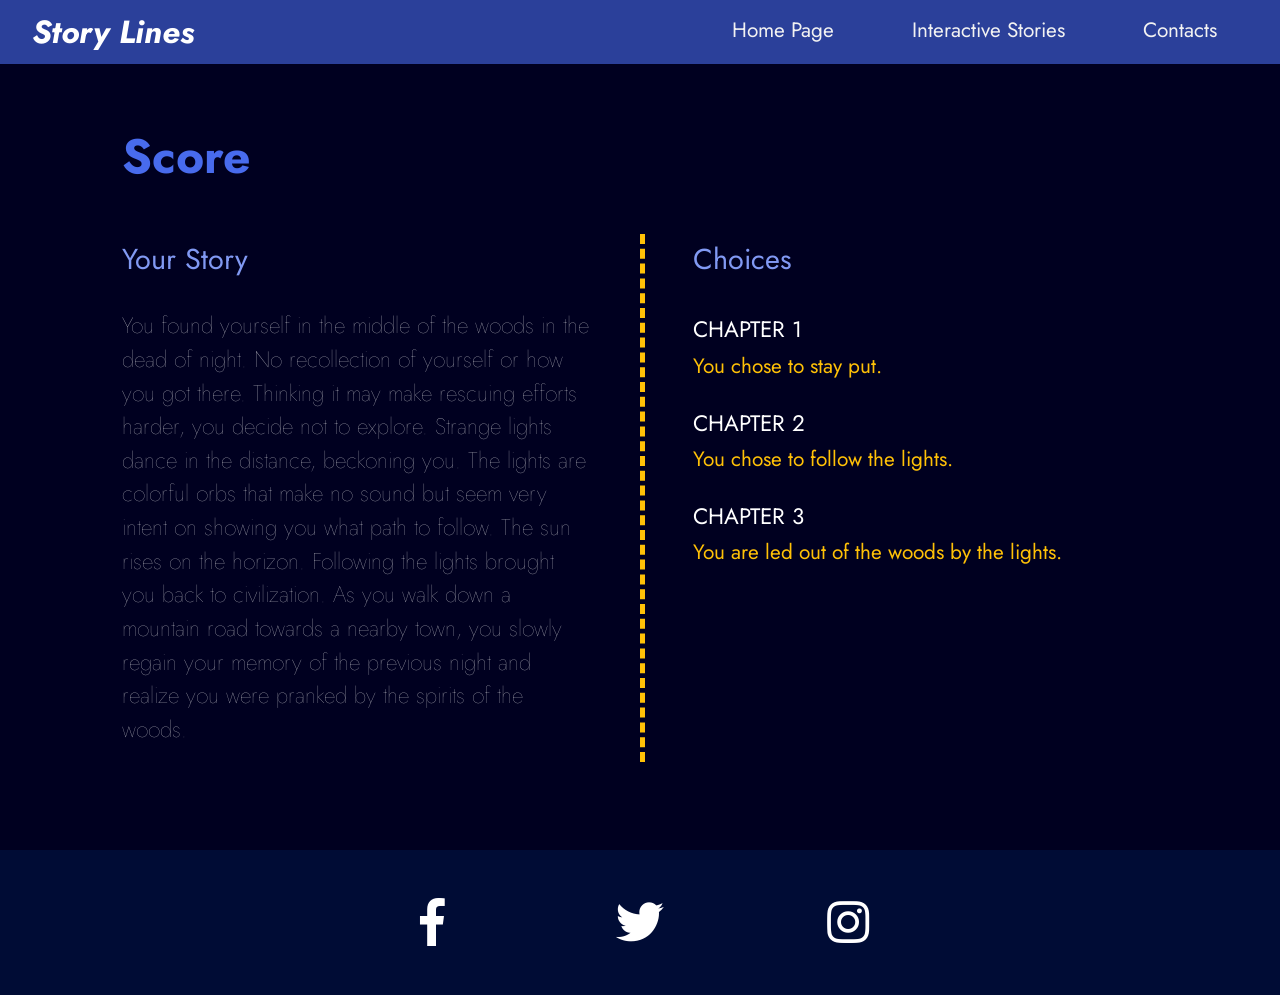
<file: outline_chapter4C_score.html>
<!DOCTYPE html>
<html lang="en">
<head>
    <meta charset="UTF-8">

    <!-- meta tags -->
    <meta charset="UTF-8">
    <meta content="Catarina, João, Miguel" name="author">
    <meta content="Stories, interaction" name="keywords">
    <meta content="Interactive stories" name="description">


    <meta content="width=device-width, initial-scale=1, shrink-to-fit=no" name="viewport">

    <link href="https://fonts.googleapis.com/css2?family=Jost:ital,wght@0,300;0,500;1,600&display=swap" rel="stylesheet">

    <!-- Bootstrap CSS -->
    <link href="css/bootstrap.min.css" rel="stylesheet">

    <!-- Font Awesome -->
    <link href="fontawesome-free/css/all.css" rel="stylesheet">

    <!-- estilos próprios -->
    <link href="css/meus_estilos.css" rel="stylesheet">

    <title> Story Lines </title>
</head>
<body class="bg-darkblue">
<header>
    <nav>
        <div id="mobile-nav" class="navbar container-fluid bg-nav-mobile navbar-dark display-lg-off fixed-top">
            <a href="index.html"> <p class="mini-logo"> Story Lines </p> </a>
            <button class="navbar-toggler nav-button-mobile" type="button" data-toggle="collapse" data-target="#collapsibleNavbar">
                <span class="fas fa-bars text-white fa-2rem"></span>
            </button>
            <div class="collapse navbar-collapse text-center text-nav-mobile" id="collapsibleNavbar">
                <ul class="navbar-nav">
                    <li class="nav-item">
                        <a class="nav-link text-white pt-4" href="index.html"> <p>Home Page</p> </a>
                    </li>
                    <li class="nav-item">
                        <a class="nav-link text-white " href="interactive_stories.html"> <p>Interactive Stories</p> </a>
                    </li>
                    <li class="nav-item">
                        <a class="nav-link text-white" href="contacts.html"> <p>Contacts</p> </a>
                    </li>
                </ul>
            </div>
        </div>
        <div id="navbar" class="text-nav bg-nav display-xs-off">
            <ul class="nav justify-content-end">
                <a href="index.html"> <p class="mini-lg-logo"> Story Lines </p> </a>
                <li class="nav-item ml-5">
                    <a class="nav-link nav_bord" href="index.html">Home Page</a>
                </li>
                <li class="nav-item ml-5 mr-5">
                    <a class="nav-link nav_bord" href="interactive_stories.html">Interactive Stories</a>
                </li>
                <li class="nav-item pr-5">
                    <a class="nav-link nav_bord" href="contacts.html">Contacts</a>
                </li>
            </ul>
        </div>
    </nav>
</header>
<main class="container-fluid main-flex pt-8rem">
    <section class="row">
        <article class="col-12">
            <section class="row justify-content-center">
                <article class="col-10">
                    <h1 class="mb-5 text-center text-lg-left"> Score </h1>
                </article>
            </section>
            <section class="row justify-content-center mb-5rem">
                <article class="col-10 col-lg-5 text-center text-lg-left mb-5 mb-lg-0 pr-lg-5">
                    <h2 class="mb-lg-4"> Your Story </h2>
                    <p class="main_text"> You found yourself in the middle of the woods in the dead of night. No recollection of yourself or how you got there.
                                          Thinking it may make rescuing efforts harder, you decide not to explore. Strange lights dance in the distance, beckoning you.
                                          The lights are colorful orbs that make no sound but seem very intent on showing you what path to follow. The sun rises on the horizon.
                                          Following the lights brought you back to civilization. As you walk down a mountain road towards a nearby town, you slowly regain your memory of the previous night and realize you were pranked by the spirits of the woods.
                    </p>
                </article>
                <article class="col-10 col-lg-5 text-center pt-5 pt-lg-0 pl-lg-5 score">
                    <h2 class="mb-5 mb-lg-4 text-lg-left"> Choices </h2>
                    <h3 class="text-white mb-3 mb-lg-1 text-lg-left"> Chapter 1 </h3>
                    <h4 class="text-yellow mb-5 mb-lg-4 text-lg-left"> You chose to stay put. </h4>
                    <h3 class="text-white mb-3 mb-lg-1 text-lg-left"> Chapter 2 </h3>
                    <h4 class="text-yellow mb-5 mb-lg-4 text-lg-left"> You chose to follow the lights. </h4>
                    <h3 class="text-white mb-3 mb-lg-1 text-lg-left"> Chapter 3 </h3>
                    <h4 class="text-yellow mb-5 mb-lg-4 text-lg-left"> You are led out of the woods by the lights. </h4>

                </article>
            </section>
        </article>
    </section>
    <footer class="row justify-content-center py-5">
        <article class="col-3 text-center">
            <a href="https://www.facebook.com/" target="_blank"> <span class="fab fa-facebook-f text-white fa-3x"></span> </a>
        </article>
        <article class="col-3 text-center mw-6rem">
            <a href="https://twitter.com/" target="_blank"> <span class="fab fa-twitter text-white fa-3x"></span> </a>
        </article>
        <article class="col-3 text-center">
            <a href="https://www.instagram.com/" target="_blank"> <span class="fab fa-instagram text-white fa-3x"></span> </a>
        </article>
    </footer>
</main>
<!-- jQuery first, then Popper.js, then Bootstrap JS -->

<script src="js/jquery-3.4.1.slim.min.js"></script>
<script src="js/popper.min.js"></script>
<script src="js/bootstrap.min.js"></script>

</body>
</html>
</file>
<file: css/meus_estilos.css>
.bg-darkblue{
    background-color:#000020;
}

.bg-outline-s{
    background-image: url("../img/background_outline.jpg");
    background-repeat: no-repeat;
    background-size:100vw;
}

.bg-outline-chapter1{
    background-image: url("../img/background_outline_chapter1.jpg");
    background-repeat: no-repeat;
    background-size:100vw;
}

.bg-outline-chapter2a{
    background-image: url("../img/background_outline_chapter2A.jpg");
    background-repeat: no-repeat;
    background-size:100vw;
}

.bg-outline-chapter2b{
    background-image: url("../img/background_outline_chapter2B.jpg");
    background-repeat: no-repeat;
    background-size:100vw;
}

.bg-outline-chapter3a{
    background-image: url("../img/background_outline_chapter3A.jpg");
    background-repeat: no-repeat;
    background-size:100vw;
}

.bg-outline-chapter3b{
    background-image: url("../img/background_outline_chapter3B.jpg");
    background-repeat: no-repeat;
    background-size:100vw;
}

.bg-outline-chapter3c{
    background-image: url("../img/background_outline_chapter3C.jpg");
    background-repeat: no-repeat;
    background-size:100vw;
}

.bg-outline-chapter3d{
    background-image: url("../img/background_outline_chapter3D.jpg");
    background-repeat: no-repeat;
    background-size:100vw;
}

.bg-outline-chapter4a{
    background-image: url("../img/background_outline_chapter4A.jpg");
    background-repeat: no-repeat;
    background-size:100vw;
}

.bg-outline-chapter4b{
    background-image: url("../img/background_outline_chapter4B.jpg");
    background-repeat: no-repeat;
    background-size:100vw;
}

.bg-outline-chapter4c{
    background-image: url("../img/background_outline_chapter4C.jpg");
    background-repeat: no-repeat;
    background-size:100vw;
}

.bg-outline-chapter4d{
    background-image: url("../img/background_outline_chapter4D.jpg");
    background-repeat: no-repeat;
    background-size:100vw;
}

.bg-contacts{
    background-position: right center;
    background-repeat: no-repeat;
    background-size: cover;
    height:100vh;
}

.contacts a{
    color:white;
    font-size:70%;
}

.bg-nav{
    background-color: rgba(72, 107, 237, 0.6) !important;
}

.bg-nav-mobile{
    background-color: rgba(72, 107, 237, 0.6);
}

.text-yellow{
    color:#ffc107;
}

#error404{
    background-image: url("../img/404error.jpg");
    background-position: center;
    background-repeat: no-repeat;
    background-size: cover;
    height:100vh;
}

.error404-text p:first-child{
    font-size:18vmin;
}

.error404-text{
    font-family:'Jost', sans-serif;
    font-weight: bolder;
    font-size:8vmin;
    color: rgba(255, 255, 255, 0.8);
    position:absolute;
    top:50%;
    transform: translatey(-50%);
}

.error404-text a{
    font-weight: lighter;
    font-size:4vmin;
    padding:2vmin 30vmin;
    background-color: #ff4444fc;
    border-radius: 5rem;
    cursor: pointer;
}

.form-feedback-text p:first-child{
    font-size:15vmin;
}

.form-feedback-text{
    font-family:'Jost', sans-serif;
    font-weight: bolder;
    font-size:5vmin;
    color: rgba(255, 255, 255, 0.8);
    position:absolute;
    top:50%;
    transform: translatey(-50%);
}

.form-feedback-text a{
    font-weight: lighter;
    font-size:4vmin;
    padding:2vmin 30vmin;
    background-color: #ff4444fc;
    color: rgba(255, 255, 255, 0.8);
    border-radius: 5rem;
    cursor: pointer;
}

.fa-2rem{
    font-size:2rem;
}

.story-button a{
    font-family:'Jost', sans-serif;
    font-weight: normal;
    font-size:6vmin;
    padding:0.5rem 10vw;
    color:white;
    background-color: rgba(253,29,29,0);
    border: 2px solid rgba(253,29,29,1);
    border-radius: 5rem;
    transition: background-color .5s;
}

.fs-story-button a{
    font-size:4vmin;
}

.story-button a:hover{
    background-color: rgba(253,29,29,1);
}

.score{
    border-top: 5px dashed #ffc107;
}

.score-button a{
    font-family:'Jost', sans-serif;
    font-weight: normal;
    font-size:8vmin;
    padding:0.5rem 10vw;
    color:white;
    background-color: rgba(253,29,29,0);
    border: 2px solid #ffc107;
    transition: background-color .5s;
}

.score-button a:hover{
    background-color:#ffc107;
}

.button-start{
    font-family:'Jost', sans-serif;
    font-weight: bolder;
    font-size:8vmin;
    background-color:#ffc107;
    color: rgb(33, 37, 41);
    padding:2.5vmin 14vmin;
    border-radius: 5rem;
}

.a-button-start a:hover{
    color:white;
}

.main-flex{                             /* Criei esta class de forma a prevenir que em qualquer ecrã, super */
    display:flex;                       /* extenso na vertical e curto na horizontal, o footer se veja perdido no */
    height:100vh;                       /* meio da página (por falta de conteudo que o empurre para baixo). */
    justify-content: space-between;     /* Assim, nesses casos footer continuará no bottom.  */
    flex-direction: column;
}

header{
    position:relative;
}

footer{
    background-color: rgba(0, 15, 59, 0.8);
}

.parallax{
    height: 40rem;
    background: transparent;
}

.bg-position{
    background-position:center bottom !important;

}

.overlay-parallax{
    position:absolute;
    bottom:-1px;
    z-index:3;
    max-width:100%;
    min-width:100%;
}

.logo{
    font-family:'Jost', sans-serif;
    font-weight: bolder;
    font-style: italic;
    position: absolute;
    top:calc(40% - 25vmin);
    color:white;
    z-index:3;
    transition: .5s;
}

.logo p{
    font-size:20vmin;
}

.mini-logo{
    font-family:'Jost', sans-serif;
    font-weight: bolder;
    font-style: italic;
    font-size:2rem;
    color:white;
    position:fixed;
    top:0.2rem;
    left:2rem;
    margin:0;
}

.mini-lg-logo{
    font-family:'Jost', sans-serif;
    font-weight: bolder;
    font-style: italic;
    font-size:2rem;
    color:white;
    position:absolute;
    top:50%;
    left:2rem;
    transform:translatey(-50%);
    margin:0;
}

.hp-logo{
    opacity:0;
    transition: opacity .5s;
}

.nav-button-mobile{
    border:none;
}

button:focus{
    outline:none;
}

.main-z{
    z-index:5;
}

.text-nav{
    font-family:'Jost', sans-serif;
    font-size: 1.3rem;
}

.text-nav-mobile{
    font-family:'Jost', sans-serif;
    font-size: 1.6rem;
}

    /* lettering */

h1{
    font-family:'Jost', sans-serif;
    font-weight: bolder;
    font-size:11vmin;
    color:#486bed;
}

h2{
    font-family:'Jost', sans-serif;
    font-weight: normal;
    font-size:6vmin;
    color: #8199f3;
}

h3{
    font-family:'Jost', sans-serif;
    font-weight: normal;
    font-size:4.1vmin;
    color: #8199f3;
    text-transform: uppercase;
    margin:0;
}

h4{
    font-family:'Jost', sans-serif;
    font-weight: normal;
    font-size:4.5vmin;
    color: #8199f3;
    margin:0;
}

.main_text{
    font-family:'Jost', sans-serif;
    font-weight: lighter;
    font-size:5vmin;
    color:white;
}

.story-names{
    font-family:'Jost', sans-serif;
    font-weight: lighter;
    font-style: normal;
    text-transform: uppercase;
    color:white;
    font-size:7vmin;
    padding-top:1rem;
    margin:0;
}

.g-story-names{
    font-size:3.7vmin;
    padding:0;
    margin:0;
    color:#7895ff;
}

    /* video iframe */

.responsive-video {
    width: 100%;
    height: 0;
    padding-bottom: 56.25%;
    position: relative;
}
.responsive-video iframe {
    position: absolute;
    top: 0;
    left: 0;
    width: 100%;
    height: 100%;
}

.form-text label{
    font-family:'Jost', sans-serif;
    font-size:calc(4vmin + 60%);
    color: #8199f3;
}

.form-text-import label{
    font-size:1.5rem;
    padding-left:1.2rem;
}

.form-text-import input{
    width:1.6rem;
    height:1.6rem;
}

.form-text small{
    color: white !important;
    font-size:calc(1vmin + 60%);
}

.form-control{
    height: calc(1.5rem + 1rem + 2px);
    padding: .5rem 1rem;
    font-size:1.25rem;
    border-radius: .3rem;
}

.form-story-model a{
    margin-top:3vmin;
    padding:2vmin 6vmin;
    background-color:white;
    border-radius: 0.2rem;
    font-size:5vmin;
    position:absolute;
    top:50%;
    transform: translatey(-50%);
}

.button-submission-form a{
    font-family:'Jost', sans-serif;
    font-weight: bold;
    font-size: 4vmin;
    padding:2vmin 6vmin;
    background: #ffc107;
    color:#000020;
    transition: .3s;
}

.button-submission-form a:hover{
    color:white;
}

    /* margins paddings and wh */

.mb-5rem{
    margin-bottom:5.5rem;
}

.pt-8rem{
    padding-top:8rem;
}

.pb-8rem{
    padding-bottom:8rem;
}

.mw-1600px{
    max-width:1600px;
}

.ml-5px{
    margin-left:5px;
}

.mb-5vmin{
    margin-bottom:5vmin;
}

.mb-10vmin{
    margin-bottom:10vmin;
}

.mw-contacts-icon{
    max-width:350px;
}

/* Displays */

.display-xs-block{
    display:block;
}

.display-xs-off{
    display: none;
}

/*###############################################################################*/
/* Dispositivos Small (576px --- 767px) sm */
@media only screen and (min-width: 576px) {

    .logo{
        top:calc(40% - 25vmin);
    }

    .logo p{
        font-size:18vmin;
    }

}
/*###############################################################################*/
/* Dispositivos Medium (768px --- 991px) md  */
@media only screen and (min-width: 768px) {

    .logo{
        top:calc(40% - 20vmin);
    }

    .logo p{
        font-size:13vmin;
    }

    .fs-story-names{
        font-size:2.4rem;
    }

    .mb-md-5rem{
        margin-bottom:5rem;
    }

}
/*###############################################################################*/
/* Dispositivos Large (992px --- 1199px) lg */
@media only screen and (min-width: 992px) {

    header{
        position: static;
    }

    .parallax{
        height:100vh;
    }

    .logo{
        top:calc(50% - 30vmin);
        padding:0 10vmin;
    }

    .logo p{
        font-size:13vmin;
    }

    .error404-text a{
        font-size:3vmin;
        padding:1vmin 8vmin;
    }

    .form-feedback-text a{
        font-size:3vmin;
        padding:1vmin 8vmin;
    }

    .contacts a{
        font-size:90%;
    }

    .contacts a:hover{
        border-bottom:2px solid #ffc107;
    }

    .img-filter:hover{
        transition: 0.3s;
        filter: brightness(135%) contrast(105%);
    }

    .story-button a{
        font-size:1.4rem;
        padding:0.5rem 2rem;
    }

    .fs-story-button a{
        font-size:1.4rem;
    }

    .score{
        border-left:5px dashed #ffc107;
        border-top:none;
    }

    .score-button a{
        font-size:2.5rem;
        padding:0.5rem 2rem;
    }

    .button-start{
        font-size:1.7rem;
        padding:0.6rem 4rem;
    }

    .button-submission-form a{
        font-size: 1.6rem;
        padding:1rem 4rem;
    }

    .form-control{
        height: calc(1.5rem + 0.75rem + 2px);
        padding: .375rem 0.75rem;
        font-size:1rem;
        border-radius: .25rem;
    }

    .form-story-model a{
        padding:0.4rem 3rem;
        border-radius: 0.2rem;
        font-size:1.1rem;
    }

    .form-text label{
        font-size:1.1rem;
    }

    .form-text small{
        color: white !important;
        font-size:80%
    }

    .form-text-import label{
        font-size:1rem;
        padding-left:0.6rem;
    }

    .form-text-import input{
        width:1rem;
        height:1rem;
    }

    /* lettering */

    h1{
        font-size:3rem;
    }

    .vmin-h1{
        font-size:3rem;
    }

    h2{
        font-size:1.8rem;
        line-height: 1.8;
    }

    h3{
        font-size:1.4rem;
        line-height: 1.8;
    }

    h4{
        font-size:1.3rem;
    }

    .main_text{
        font-size:1.4rem;
    }

    .story-names{
        font-size:1.5rem;
    }

    .fs-story-names{
        font-size:2rem;
    }

    .g-story-names{
        font-size:1rem;
    }

    /* Displays */

    .display-lg-off{
        display: none;
    }

    .display-lg-on-block{
        display: block;
    }

    .display-lg-on-inline{
        display: inline;
    }

    /* Nav pc */

    #navbar {
        background-color: rgba(72, 107, 237, 0);
        position: fixed;
        top:0;
        width: 100%;
        height:4rem;
        display: block;
        transition: .5s;
        z-index: 10;
    }

    #navbar a{
        float: left;
        display: block;
        color: #f2f2f2;
        text-align: center;
        padding: 15px;
        text-decoration: none;
    }

    .nav_bord::after{
        display:block;
        content: '';
        border-bottom: solid 3px;
        border-image: linear-gradient(45deg, rgb(0,188,255), rgb(19,65,196)) 1;
        transform: scaleX(0);
        transform-origin: 100% 50%;
        transition: transform 200ms ease-in-out;
    }

    .nav_bord:hover::after{
        transform: scaleX(1); transform-origin: 0 50%;
    }

    /* margins paddings and wh */

    .mt-lg-8rem{
        margin-top:8rem;
    }

    .pt-10vmin{
        margin:auto 0 !important;
    }

    .pt-lg-8rem{
        padding-top:8rem !important;
    }

    .mb-lg-18rem{
        margin-bottom:10rem !important;
    }

    .mw-30rem{
        max-width:30rem;
    }

    .mw-6rem{
        max-width:6rem;
    }

    .mw-card-s{
        max-width:338px;
    }

    .mw-contacts-icon{
        max-width:355px;
    }
}
/*###############################################################################*/
/* Dispositivos extra Large (1199px --- ...) xg */
@media only screen and (min-width: 1200px) {

    .fs-story-names{
        font-size:2.2rem;
    }


}
/*###############################################################################*/
</file>
